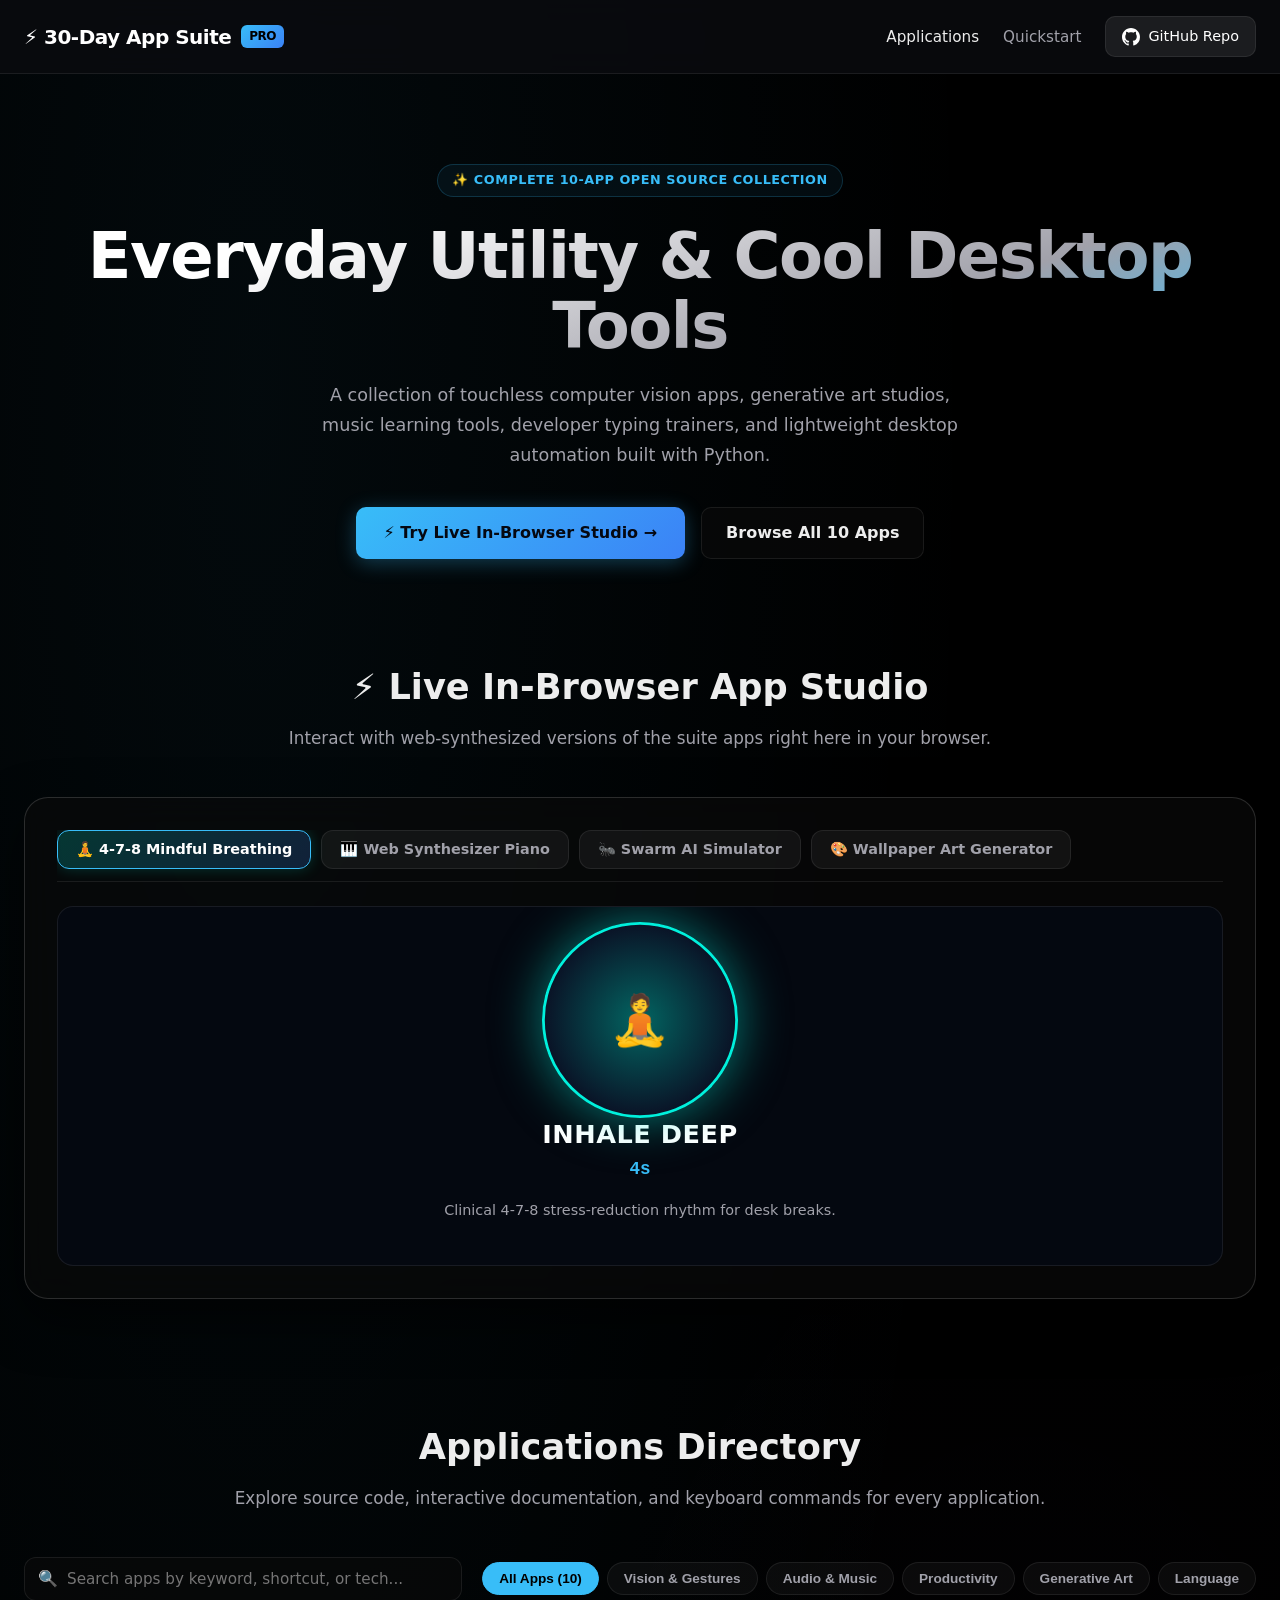
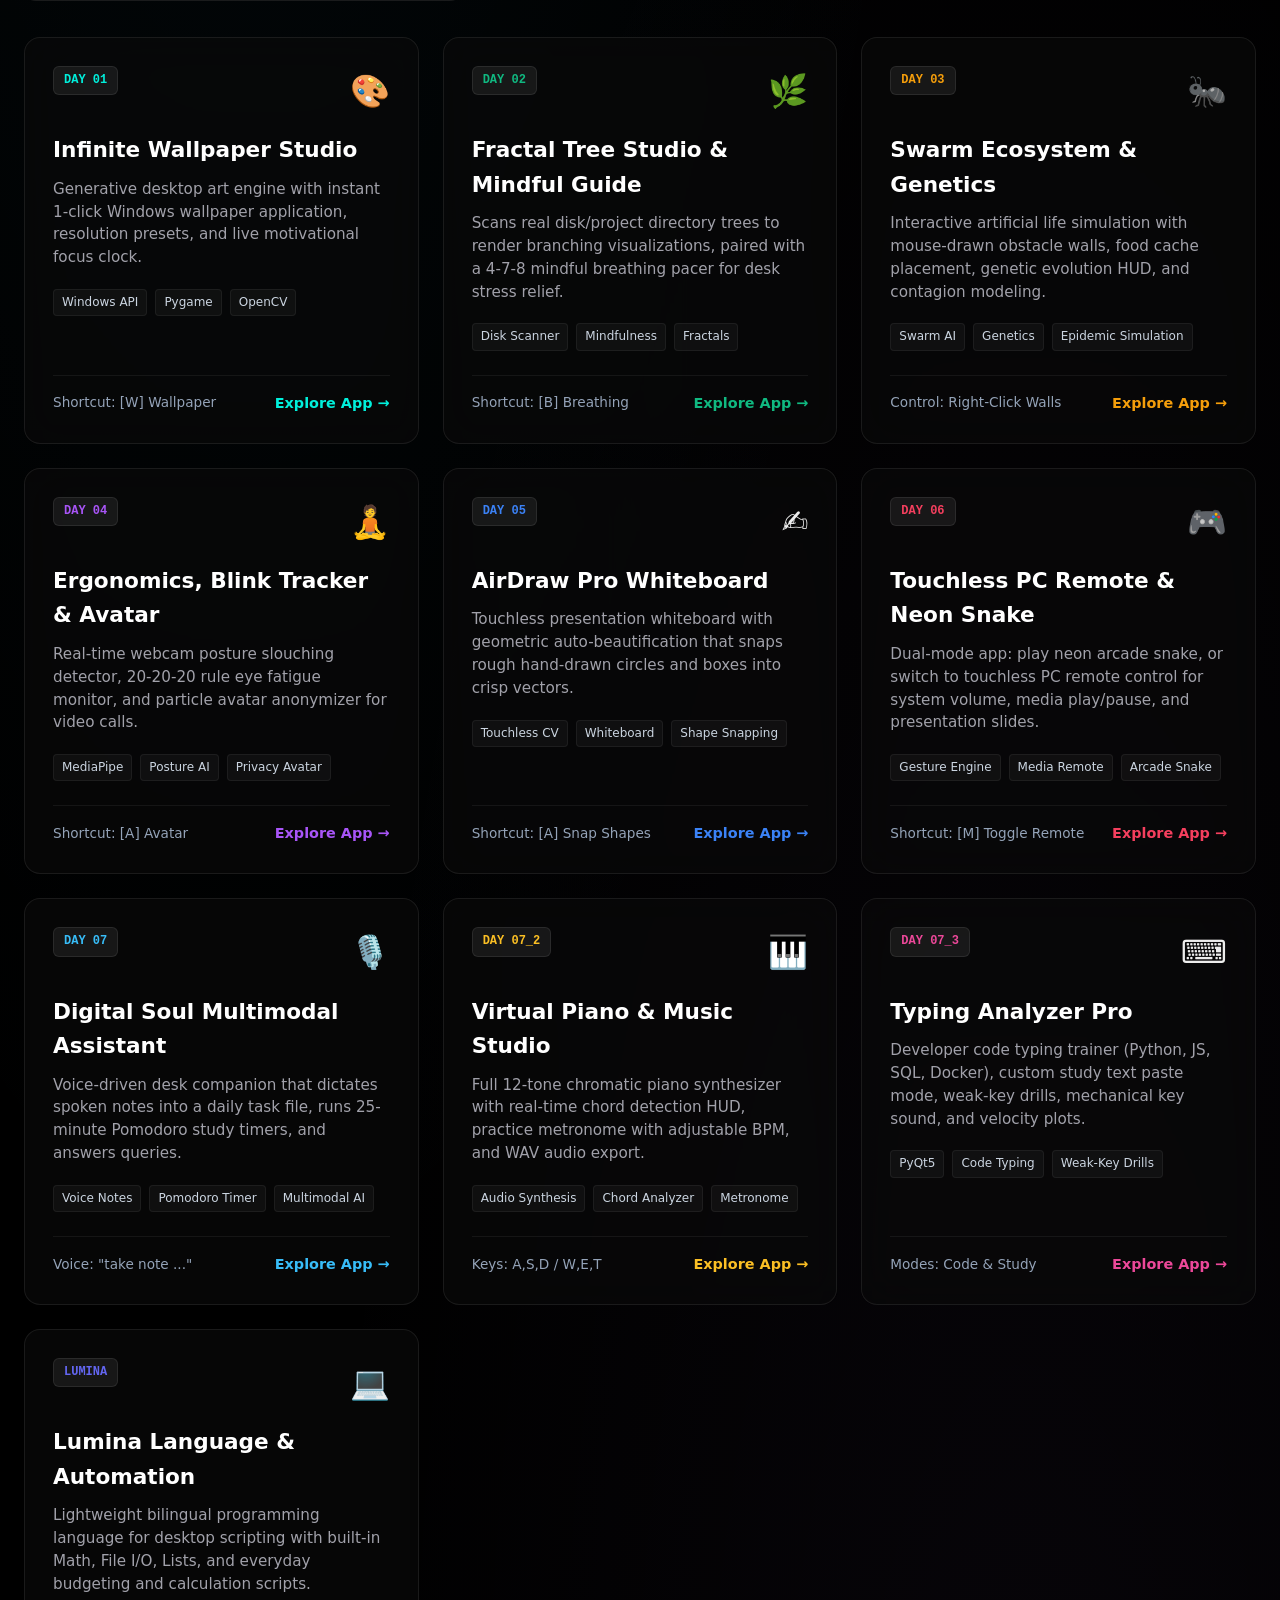
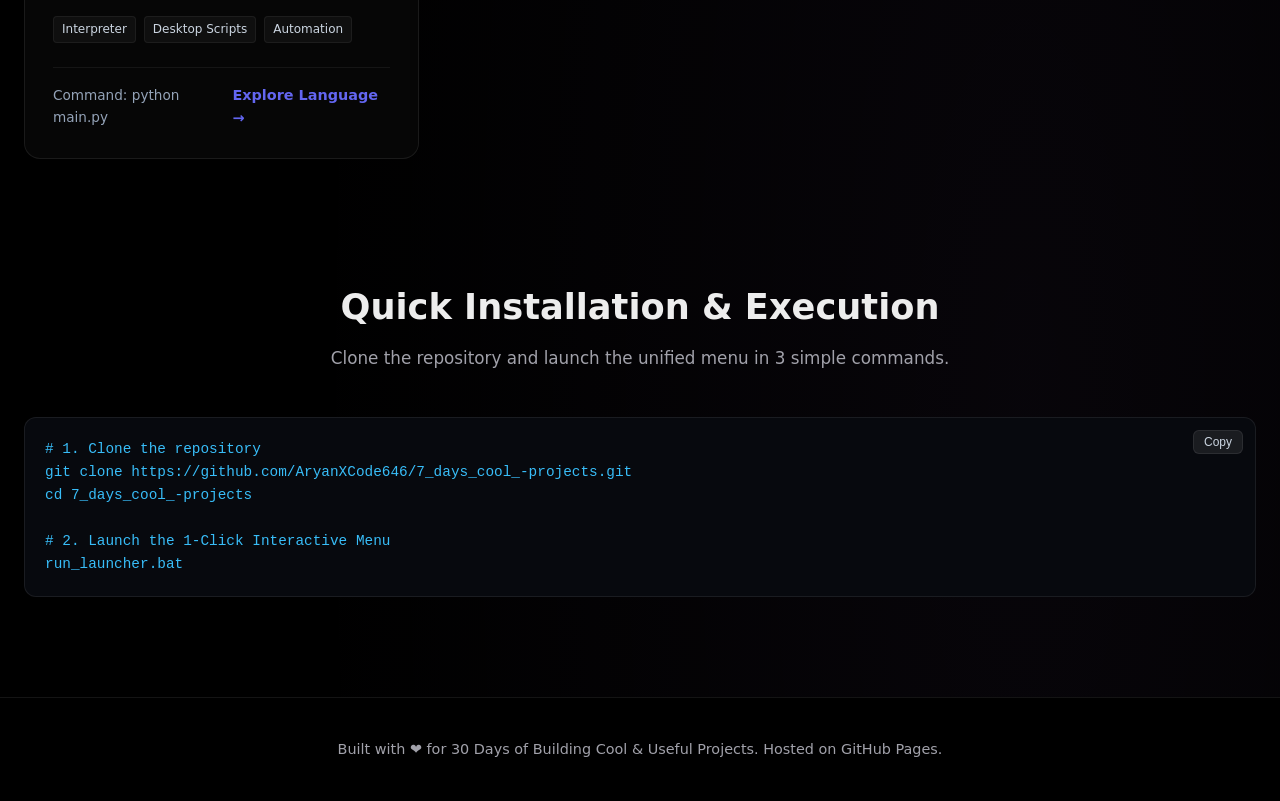
<file: index.html>
<!DOCTYPE html>
<html lang="en">
<head>
  <meta charset="UTF-8">
  <meta name="viewport" content="width=device-width, initial-scale=1.0">
  <!-- Comprehensive Web Security & Privacy Policies -->
  <meta http-equiv="Content-Security-Policy" content="default-src 'self'; script-src 'self' 'unsafe-inline'; style-src 'self' 'unsafe-inline' https://fonts.googleapis.com; font-src 'self' https://fonts.gstatic.com; img-src 'self' data:; connect-src 'none'; object-src 'none'; base-uri 'self'; form-action 'self'; frame-ancestors 'none';">
  <meta name="referrer" content="no-referrer">
  <meta http-equiv="Permissions-Policy" content="camera=(), microphone=(), geolocation=(), payment=(), usb=(), display-capture=(), interest-cohort=()">
  <meta http-equiv="X-Content-Type-Options" content="nosniff">
  <meta http-equiv="X-Frame-Options" content="DENY">
  <meta http-equiv="Cross-Origin-Opener-Policy" content="same-origin">
  
  <title>30 Days of Cool & Useful Python Projects | Suite Showcase</title>
  <link rel="stylesheet" href="assets/css/style.css">
  <link rel="preconnect" href="https://fonts.googleapis.com">
  <link rel="preconnect" href="https://fonts.gstatic.com" crossorigin>
  <link href="https://fonts.googleapis.com/css2?family=Inter:wght@400;500;600;700;800&family=JetBrains+Mono:wght@500;700&display=swap" rel="stylesheet">
</head>
<body>

  <!-- Navigation -->
  <header>
    <div class="nav-container">
      <a href="index.html" class="logo">
        <span>⚡ 30-Day App Suite</span>
        <span class="logo-badge">PRO</span>
      </a>
      <nav>
        <ul>
          <li><a href="#apps" class="active">Applications</a></li>
          <li><a href="#quickstart">Quickstart</a></li>
          <li>
            <a href="https://github.com/AryanXCode646/7_days_cool_-projects" target="_blank" class="github-btn">
              <svg width="18" height="18" viewBox="0 0 24 24" fill="currentColor"><path d="M12 0C5.37 0 0 5.37 0 12c0 5.31 3.435 9.795 8.205 11.385.6.105.825-.255.825-.57 0-.285-.015-1.23-.015-2.235-3.015.555-3.795-.735-4.035-1.41-.135-.345-.72-1.41-1.23-1.695-.42-.225-1.02-.78-.015-.795.945-.015 1.62.87 1.845 1.23 1.08 1.815 2.805 1.305 3.495.99.105-.78.42-1.305.765-1.605-2.67-.3-5.46-1.335-5.46-5.925 0-1.305.465-2.385 1.23-3.225-.12-.3-.54-1.53.12-3.18 0 0 1.005-.315 3.3 1.23.96-.27 1.98-.405 3-.405s2.04.135 3 .405c2.295-1.56 3.3-1.23 3.3-1.23.66 1.65.24 2.88.12 3.18.765.84 1.23 1.905 1.23 3.225 0 4.605-2.805 5.625-5.475 5.925.435.375.81 1.095.81 2.22 0 1.605-.015 2.895-.015 3.3 0 .315.225.69.825.57A12.02 12.02 0 0024 12c0-6.63-5.37-12-12-12z"/></svg>
              GitHub Repo
            </a>
          </li>
        </ul>
      </nav>
    </div>
  </header>

  <!-- Hero Section -->
  <section class="hero">
    <div class="badge-tag">✨ Complete 10-App Open Source Collection</div>
    <h1>Everyday Utility & Cool Desktop Tools</h1>
    <p>A collection of touchless computer vision apps, generative art studios, music learning tools, developer typing trainers, and lightweight desktop automation built with Python.</p>
    <div class="hero-actions">
      <a href="#studio" class="btn-primary">⚡ Try Live In-Browser Studio →</a>
      <a href="#apps" class="btn-secondary">Browse All 10 Apps</a>
    </div>
  </section>

  <!-- Interactive In-Browser Studio Hub -->
  <section class="studio-section" id="studio">
    <div class="section-header">
      <h2>⚡ Live In-Browser App Studio</h2>
      <p>Interact with web-synthesized versions of the suite apps right here in your browser.</p>
    </div>

    <div class="studio-card">
      <div class="studio-tabs">
        <button class="tab-btn active" data-tab="tab-breath" onclick="switchStudioTab('tab-breath')">🧘 4-7-8 Mindful Breathing</button>
        <button class="tab-btn" data-tab="tab-piano" onclick="switchStudioTab('tab-piano')">🎹 Web Synthesizer Piano</button>
        <button class="tab-btn" data-tab="tab-swarm" onclick="switchStudioTab('tab-swarm')">🐜 Swarm AI Simulator</button>
        <button class="tab-btn" data-tab="tab-art" onclick="switchStudioTab('tab-art')">🎨 Wallpaper Art Generator</button>
      </div>

      <!-- Tab: Breathing Pacer -->
      <div class="tab-panel active" id="tab-breath">
        <div class="breathing-box">
          <div class="breath-circle" id="studioBreathCircle">
            <span style="font-size: 2.2rem;">🧘</span>
          </div>
          <div class="breath-instruction" id="studioBreathText">INHALE DEEP</div>
          <div class="breath-timer" id="studioBreathTimer">4s</div>
          <p style="margin-top: 16px; color: var(--text-muted); font-size: 0.9rem;">Clinical 4-7-8 stress-reduction rhythm for desk breaks.</p>
        </div>
      </div>

      <!-- Tab: Piano -->
      <div class="tab-panel" id="tab-piano">
        <div style="text-align: center; margin-bottom: 12px; color: var(--text-muted); font-size: 0.9rem;">
          Press keyboard keys <strong>[A, S, D, F, G, H, J, K]</strong> or <strong>[W, E, T, Y, U]</strong> for sharps.
        </div>
        <canvas id="studioPianoCanvas" class="demo-canvas" style="height: 180px;"></canvas>
      </div>

      <!-- Tab: Swarm -->
      <div class="tab-panel" id="tab-swarm">
        <div style="text-align: center; margin-bottom: 12px; color: var(--text-muted); font-size: 0.9rem;">
          Click anywhere on the simulation canvas to spawn fresh food caches!
        </div>
        <canvas id="studioSwarmCanvas" class="demo-canvas" style="height: 300px;"></canvas>
      </div>

      <!-- Tab: Art Generator -->
      <div class="tab-panel" id="tab-art">
        <div style="display: flex; justify-content: space-between; align-items: center; margin-bottom: 12px;">
          <span style="color: var(--text-muted); font-size: 0.9rem;">Generative mathematical vector artwork.</span>
          <button class="btn-primary" onclick="generateStudioArt()" style="padding: 8px 16px; font-size: 0.85rem;">Generate New Art</button>
        </div>
        <canvas id="studioArtCanvas" class="demo-canvas" style="height: 320px;"></canvas>
      </div>
    </div>
  </section>

  <!-- Apps Grid with Search & Filters -->
  <section class="section-container" id="apps">
    <div class="section-header">
      <h2>Applications Directory</h2>
      <p>Explore source code, interactive documentation, and keyboard commands for every application.</p>
    </div>

    <!-- Live Controls: Search & Category Chips -->
    <div class="controls-bar">
      <div class="search-box">
        <span class="search-icon">🔍</span>
        <input type="text" class="search-input" placeholder="Search apps by keyword, shortcut, or tech..." oninput="searchApps(this.value)">
      </div>
      <div class="filter-tags">
        <button class="filter-btn active" onclick="filterApps('all', this)">All Apps (10)</button>
        <button class="filter-btn" onclick="filterApps('cv', this)">Vision & Gestures</button>
        <button class="filter-btn" onclick="filterApps('audio', this)">Audio & Music</button>
        <button class="filter-btn" onclick="filterApps('productivity', this)">Productivity</button>
        <button class="filter-btn" onclick="filterApps('art', this)">Generative Art</button>
        <button class="filter-btn" onclick="filterApps('language', this)">Language</button>
      </div>
    </div>

    <div class="apps-grid">

      <!-- Day 1 -->
      <div class="app-card" data-category="art productivity" style="--card-accent: #00f0dc;">
        <div>
          <div class="card-top">
            <span class="day-badge">DAY 01</span>
            <span class="app-icon">🎨</span>
          </div>
          <h3>Infinite Wallpaper Studio</h3>
          <p>Generative desktop art engine with instant 1-click Windows wallpaper application, resolution presets, and live motivational focus clock.</p>
          <div class="card-tags">
            <span class="tag">Windows API</span>
            <span class="tag">Pygame</span>
            <span class="tag">OpenCV</span>
          </div>
        </div>
        <div class="card-footer">
          <span style="font-size: 0.85rem; color: #94a3b8;">Shortcut: [W] Wallpaper</span>
          <a href="apps/day1.html" class="card-btn">Explore App →</a>
        </div>
      </div>

      <!-- Day 2 -->
      <div class="app-card" data-category="art productivity" style="--card-accent: #10b981;">
        <div>
          <div class="card-top">
            <span class="day-badge">DAY 02</span>
            <span class="app-icon">🌿</span>
          </div>
          <h3>Fractal Tree Studio & Mindful Guide</h3>
          <p>Scans real disk/project directory trees to render branching visualizations, paired with a 4-7-8 mindful breathing pacer for desk stress relief.</p>
          <div class="card-tags">
            <span class="tag">Disk Scanner</span>
            <span class="tag">Mindfulness</span>
            <span class="tag">Fractals</span>
          </div>
        </div>
        <div class="card-footer">
          <span style="font-size: 0.85rem; color: #94a3b8;">Shortcut: [B] Breathing</span>
          <a href="apps/day2.html" class="card-btn">Explore App →</a>
        </div>
      </div>

      <!-- Day 3 -->
      <div class="app-card" data-category="art" style="--card-accent: #f59e0b;">
        <div>
          <div class="card-top">
            <span class="day-badge">DAY 03</span>
            <span class="app-icon">🐜</span>
          </div>
          <h3>Swarm Ecosystem & Genetics</h3>
          <p>Interactive artificial life simulation with mouse-drawn obstacle walls, food cache placement, genetic evolution HUD, and contagion modeling.</p>
          <div class="card-tags">
            <span class="tag">Swarm AI</span>
            <span class="tag">Genetics</span>
            <span class="tag">Epidemic Simulation</span>
          </div>
        </div>
        <div class="card-footer">
          <span style="font-size: 0.85rem; color: #94a3b8;">Control: Right-Click Walls</span>
          <a href="apps/day3.html" class="card-btn">Explore App →</a>
        </div>
      </div>

      <!-- Day 4 -->
      <div class="app-card" data-category="cv productivity" style="--card-accent: #a855f7;">
        <div>
          <div class="card-top">
            <span class="day-badge">DAY 04</span>
            <span class="app-icon">🧘</span>
          </div>
          <h3>Ergonomics, Blink Tracker & Avatar</h3>
          <p>Real-time webcam posture slouching detector, 20-20-20 rule eye fatigue monitor, and particle avatar anonymizer for video calls.</p>
          <div class="card-tags">
            <span class="tag">MediaPipe</span>
            <span class="tag">Posture AI</span>
            <span class="tag">Privacy Avatar</span>
          </div>
        </div>
        <div class="card-footer">
          <span style="font-size: 0.85rem; color: #94a3b8;">Shortcut: [A] Avatar</span>
          <a href="apps/day4.html" class="card-btn">Explore App →</a>
        </div>
      </div>

      <!-- Day 5 -->
      <div class="app-card" data-category="cv productivity" style="--card-accent: #3b82f6;">
        <div>
          <div class="card-top">
            <span class="day-badge">DAY 05</span>
            <span class="app-icon">✍️</span>
          </div>
          <h3>AirDraw Pro Whiteboard</h3>
          <p>Touchless presentation whiteboard with geometric auto-beautification that snaps rough hand-drawn circles and boxes into crisp vectors.</p>
          <div class="card-tags">
            <span class="tag">Touchless CV</span>
            <span class="tag">Whiteboard</span>
            <span class="tag">Shape Snapping</span>
          </div>
        </div>
        <div class="card-footer">
          <span style="font-size: 0.85rem; color: #94a3b8;">Shortcut: [A] Snap Shapes</span>
          <a href="apps/day5.html" class="card-btn">Explore App →</a>
        </div>
      </div>

      <!-- Day 6 -->
      <div class="app-card" data-category="cv audio" style="--card-accent: #f43f5e;">
        <div>
          <div class="card-top">
            <span class="day-badge">DAY 06</span>
            <span class="app-icon">🎮</span>
          </div>
          <h3>Touchless PC Remote & Neon Snake</h3>
          <p>Dual-mode app: play neon arcade snake, or switch to touchless PC remote control for system volume, media play/pause, and presentation slides.</p>
          <div class="card-tags">
            <span class="tag">Gesture Engine</span>
            <span class="tag">Media Remote</span>
            <span class="tag">Arcade Snake</span>
          </div>
        </div>
        <div class="card-footer">
          <span style="font-size: 0.85rem; color: #94a3b8;">Shortcut: [M] Toggle Remote</span>
          <a href="apps/day6.html" class="card-btn">Explore App →</a>
        </div>
      </div>

      <!-- Day 7 -->
      <div class="app-card" data-category="audio cv productivity" style="--card-accent: #38bdf8;">
        <div>
          <div class="card-top">
            <span class="day-badge">DAY 07</span>
            <span class="app-icon">🎙️</span>
          </div>
          <h3>Digital Soul Multimodal Assistant</h3>
          <p>Voice-driven desk companion that dictates spoken notes into a daily task file, runs 25-minute Pomodoro study timers, and answers queries.</p>
          <div class="card-tags">
            <span class="tag">Voice Notes</span>
            <span class="tag">Pomodoro Timer</span>
            <span class="tag">Multimodal AI</span>
          </div>
        </div>
        <div class="card-footer">
          <span style="font-size: 0.85rem; color: #94a3b8;">Voice: "take note ..."</span>
          <a href="apps/day7.html" class="card-btn">Explore App →</a>
        </div>
      </div>

      <!-- Day 7_2 -->
      <div class="app-card" data-category="audio" style="--card-accent: #fbbf24;">
        <div>
          <div class="card-top">
            <span class="day-badge">DAY 07_2</span>
            <span class="app-icon">🎹</span>
          </div>
          <h3>Virtual Piano & Music Studio</h3>
          <p>Full 12-tone chromatic piano synthesizer with real-time chord detection HUD, practice metronome with adjustable BPM, and WAV audio export.</p>
          <div class="card-tags">
            <span class="tag">Audio Synthesis</span>
            <span class="tag">Chord Analyzer</span>
            <span class="tag">Metronome</span>
          </div>
        </div>
        <div class="card-footer">
          <span style="font-size: 0.85rem; color: #94a3b8;">Keys: A,S,D / W,E,T</span>
          <a href="apps/day7_2.html" class="card-btn">Explore App →</a>
        </div>
      </div>

      <!-- Day 7_3 -->
      <div class="app-card" data-category="productivity" style="--card-accent: #ec4899;">
        <div>
          <div class="card-top">
            <span class="day-badge">DAY 07_3</span>
            <span class="app-icon">⌨️</span>
          </div>
          <h3>Typing Analyzer Pro</h3>
          <p>Developer code typing trainer (Python, JS, SQL, Docker), custom study text paste mode, weak-key drills, mechanical key sound, and velocity plots.</p>
          <div class="card-tags">
            <span class="tag">PyQt5</span>
            <span class="tag">Code Typing</span>
            <span class="tag">Weak-Key Drills</span>
          </div>
        </div>
        <div class="card-footer">
          <span style="font-size: 0.85rem; color: #94a3b8;">Modes: Code & Study</span>
          <a href="apps/day7_3.html" class="card-btn">Explore App →</a>
        </div>
      </div>

      <!-- Root Lumina -->
      <div class="app-card" data-category="language productivity" style="--card-accent: #6366f1;">
        <div>
          <div class="card-top">
            <span class="day-badge">LUMINA</span>
            <span class="app-icon">💻</span>
          </div>
          <h3>Lumina Language & Automation</h3>
          <p>Lightweight bilingual programming language for desktop scripting with built-in Math, File I/O, Lists, and everyday budgeting and calculation scripts.</p>
          <div class="card-tags">
            <span class="tag">Interpreter</span>
            <span class="tag">Desktop Scripts</span>
            <span class="tag">Automation</span>
          </div>
        </div>
        <div class="card-footer">
          <span style="font-size: 0.85rem; color: #94a3b8;">Command: python main.py</span>
          <a href="apps/lumina.html" class="card-btn">Explore Language →</a>
        </div>
      </div>

    </div>
  </section>

  <!-- Quickstart Section -->
  <section class="section-container" id="quickstart">
    <div class="section-header">
      <h2>Quick Installation & Execution</h2>
      <p>Clone the repository and launch the unified menu in 3 simple commands.</p>
    </div>

    <div class="code-block">
      <button class="copy-btn" onclick="copyToClipboard('git clone https://github.com/AryanXCode646/7_days_cool_-projects.git\ncd 7_days_cool_-projects\nrun_launcher.bat', this)">Copy</button>
      <pre># 1. Clone the repository
git clone https://github.com/AryanXCode646/7_days_cool_-projects.git
cd 7_days_cool_-projects

# 2. Launch the 1-Click Interactive Menu
run_launcher.bat</pre>
    </div>
  </section>

  <!-- Footer -->
  <footer>
    <p>Built with ❤️ for 30 Days of Building Cool & Useful Projects. Hosted on GitHub Pages.</p>
  </footer>

  <script src="assets/js/main.js"></script>
</body>
</html>
</file>
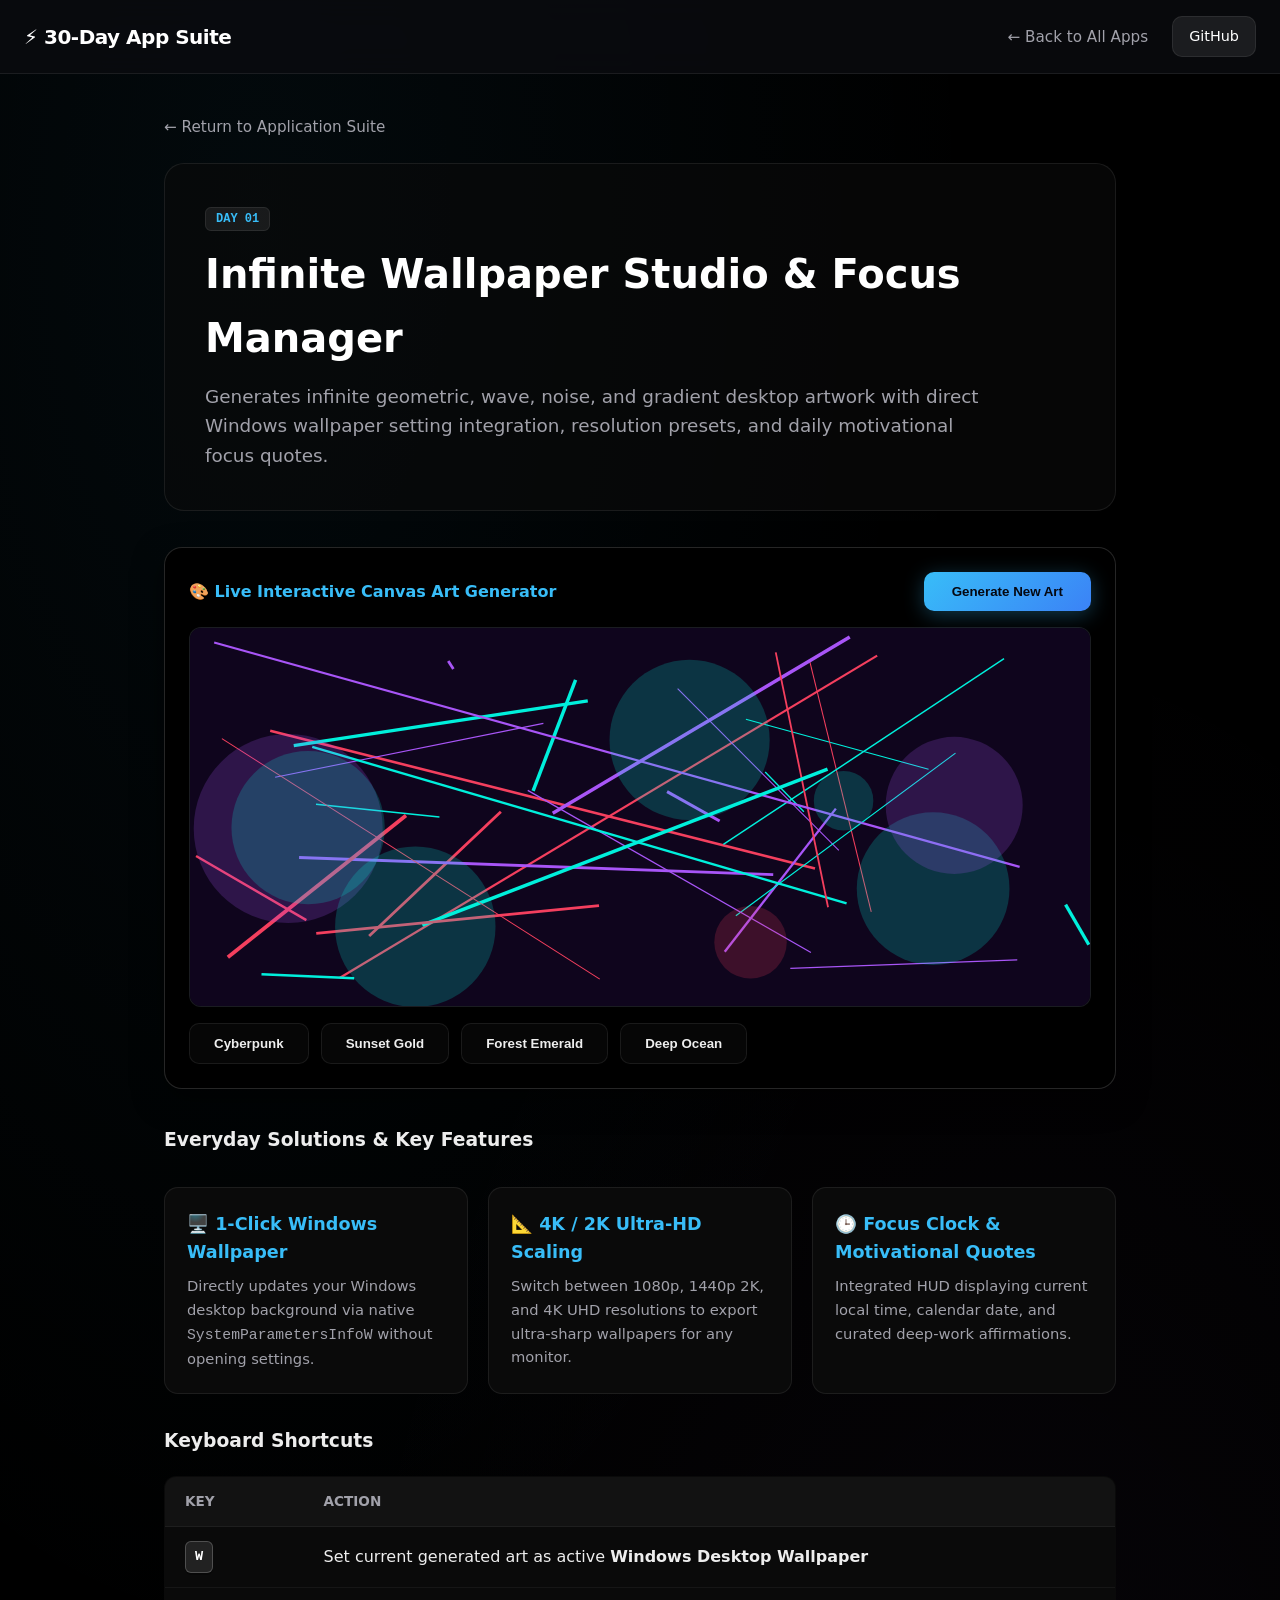
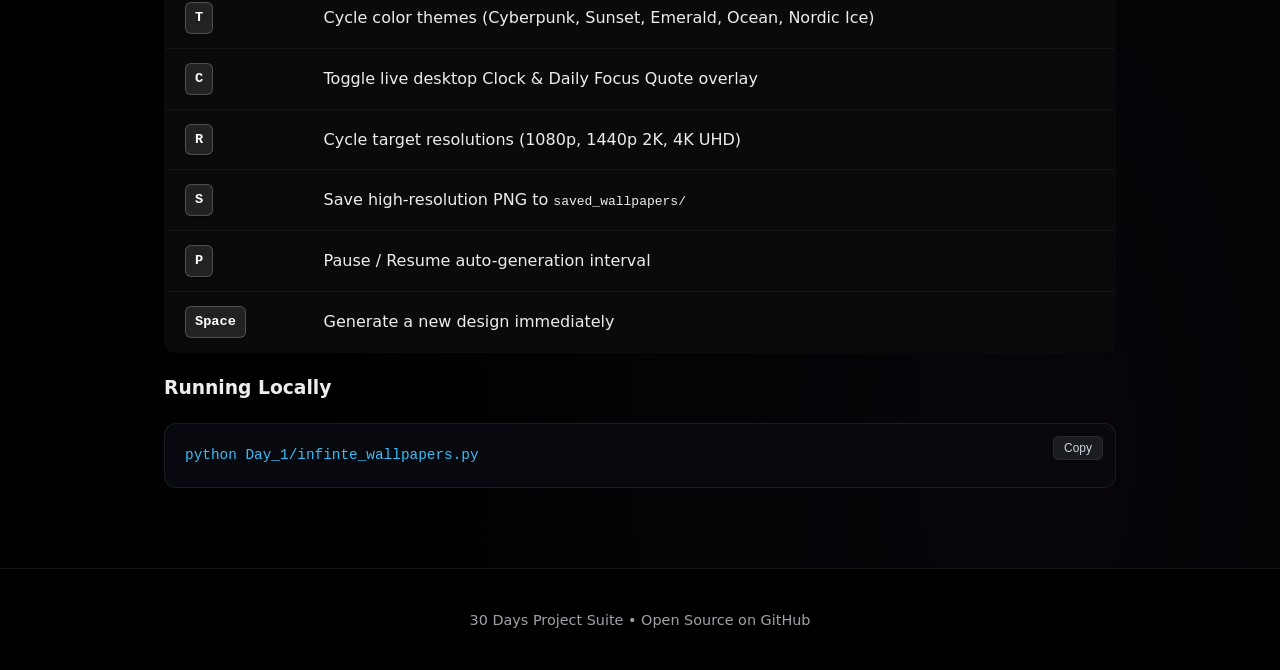
<file: apps/day1.html>
<!DOCTYPE html>
<html lang="en">
<head>
  <meta charset="UTF-8">
  <meta name="viewport" content="width=device-width, initial-scale=1.0">
  <!-- Comprehensive Web Security & Privacy Policies -->
  <meta http-equiv="Content-Security-Policy" content="default-src 'self'; script-src 'self' 'unsafe-inline'; style-src 'self' 'unsafe-inline' https://fonts.googleapis.com; font-src 'self' https://fonts.gstatic.com; img-src 'self' data:; connect-src 'none'; object-src 'none'; base-uri 'self'; form-action 'self'; frame-ancestors 'none';">
  <meta name="referrer" content="no-referrer">
  <meta http-equiv="Permissions-Policy" content="camera=(), microphone=(), geolocation=(), payment=(), usb=(), display-capture=(), interest-cohort=()">
  <meta http-equiv="X-Content-Type-Options" content="nosniff">
  <meta http-equiv="X-Frame-Options" content="DENY">
  <meta http-equiv="Cross-Origin-Opener-Policy" content="same-origin">
  
  <title>Day 1: Infinite Wallpaper Studio | Project Showcase</title>
  <link rel="stylesheet" href="../assets/css/style.css">
  <link href="https://fonts.googleapis.com/css2?family=Inter:wght@400;600;700;800&family=JetBrains+Mono:wght@500;700&display=swap" rel="stylesheet">
</head>
<body>

  <header>
    <div class="nav-container">
      <a href="../index.html" class="logo">
        <span>⚡ 30-Day App Suite</span>
      </a>
      <nav>
        <ul>
          <li><a href="../index.html">← Back to All Apps</a></li>
          <li><a href="https://github.com/AryanXCode646/7_days_cool_-projects" target="_blank" class="github-btn">GitHub</a></li>
        </ul>
      </nav>
    </div>
  </header>

  <main class="detail-container">
    <a href="../index.html" class="back-link">← Return to Application Suite</a>

    <div class="detail-header">
      <span class="day-badge">DAY 01</span>
      <h1>Infinite Wallpaper Studio & Focus Manager</h1>
      <p>Generates infinite geometric, wave, noise, and gradient desktop artwork with direct Windows wallpaper setting integration, resolution presets, and daily motivational focus quotes.</p>
    </div>

    <!-- Live Interactive Wallpaper Generator -->
    <div class="demo-container">
      <div class="demo-header">
        <span class="demo-title">🎨 Live Interactive Canvas Art Generator</span>
        <button class="btn-primary" onclick="generateWebArt()">Generate New Art</button>
      </div>
      <canvas id="wallpaperCanvas" class="demo-canvas"></canvas>
      <div class="demo-controls">
        <button class="btn-secondary" onclick="setPalette('cyberpunk')">Cyberpunk</button>
        <button class="btn-secondary" onclick="setPalette('sunset')">Sunset Gold</button>
        <button class="btn-secondary" onclick="setPalette('emerald')">Forest Emerald</button>
        <button class="btn-secondary" onclick="setPalette('ocean')">Deep Ocean</button>
      </div>
    </div>

    <h3>Everyday Solutions & Key Features</h3>
    <div class="feature-grid">
      <div class="feature-box">
        <h4>🖥️ 1-Click Windows Wallpaper</h4>
        <p>Directly updates your Windows desktop background via native <code>SystemParametersInfoW</code> without opening settings.</p>
      </div>
      <div class="feature-box">
        <h4>📐 4K / 2K Ultra-HD Scaling</h4>
        <p>Switch between 1080p, 1440p 2K, and 4K UHD resolutions to export ultra-sharp wallpapers for any monitor.</p>
      </div>
      <div class="feature-box">
        <h4>🕒 Focus Clock & Motivational Quotes</h4>
        <p>Integrated HUD displaying current local time, calendar date, and curated deep-work affirmations.</p>
      </div>
    </div>

    <h3>Keyboard Shortcuts</h3>
    <table class="shortcut-table">
      <thead>
        <tr><th>Key</th><th>Action</th></tr>
      </thead>
      <tbody>
        <tr><td><span class="key-kbd">W</span></td><td>Set current generated art as active <strong>Windows Desktop Wallpaper</strong></td></tr>
        <tr><td><span class="key-kbd">T</span></td><td>Cycle color themes (Cyberpunk, Sunset, Emerald, Ocean, Nordic Ice)</td></tr>
        <tr><td><span class="key-kbd">C</span></td><td>Toggle live desktop Clock & Daily Focus Quote overlay</td></tr>
        <tr><td><span class="key-kbd">R</span></td><td>Cycle target resolutions (1080p, 1440p 2K, 4K UHD)</td></tr>
        <tr><td><span class="key-kbd">S</span></td><td>Save high-resolution PNG to <code>saved_wallpapers/</code></td></tr>
        <tr><td><span class="key-kbd">P</span></td><td>Pause / Resume auto-generation interval</td></tr>
        <tr><td><span class="key-kbd">Space</span></td><td>Generate a new design immediately</td></tr>
      </tbody>
    </table>

    <h3>Running Locally</h3>
    <div class="code-block">
      <button class="copy-btn" onclick="copyToClipboard('python Day_1/infinte_wallpapers.py', this)">Copy</button>
      <pre>python Day_1/infinte_wallpapers.py</pre>
    </div>
  </main>

  <footer>
    <p>30 Days Project Suite • Open Source on GitHub</p>
  </footer>

  <script src="../assets/js/main.js"></script>
  <script>
    let currentPalette = 'cyberpunk';
    const palettes = {
      cyberpunk: ['#0f051d', '#00f0dc', '#f43f5e', '#a855f7'],
      sunset: ['#1c0c05', '#f59e0b', '#ef4444', '#ffd700'],
      emerald: ['#03170e', '#10b981', '#34d399', '#059669'],
      ocean: ['#05131f', '#0ea5e9', '#38bdf8', '#0284c7']
    };

    function setPalette(name) {
      currentPalette = name;
      generateWebArt();
    }

    function generateWebArt() {
      const canvas = document.getElementById('wallpaperCanvas');
      if (!canvas) return;
      const ctx = canvas.getContext('2d');
      canvas.width = canvas.clientWidth;
      canvas.height = canvas.clientHeight;
      const colors = palettes[currentPalette];

      ctx.fillStyle = colors[0];
      ctx.fillRect(0, 0, canvas.width, canvas.height);

      for (let i = 0; i < 30; i++) {
        ctx.strokeStyle = colors[1 + Math.floor(Math.random() * (colors.length - 1))];
        ctx.lineWidth = 1 + Math.random() * 3;
        ctx.beginPath();
        ctx.moveTo(Math.random() * canvas.width, Math.random() * canvas.height);
        ctx.lineTo(Math.random() * canvas.width, Math.random() * canvas.height);
        ctx.stroke();
      }

      for (let i = 0; i < 8; i++) {
        ctx.fillStyle = colors[1 + Math.floor(Math.random() * (colors.length - 1))] + '33';
        ctx.beginPath();
        ctx.arc(Math.random() * canvas.width, Math.random() * canvas.height, 20 + Math.random() * 80, 0, Math.PI * 2);
        ctx.fill();
      }
    }

    window.onload = generateWebArt;
  </script>
</body>
</html>
</file>
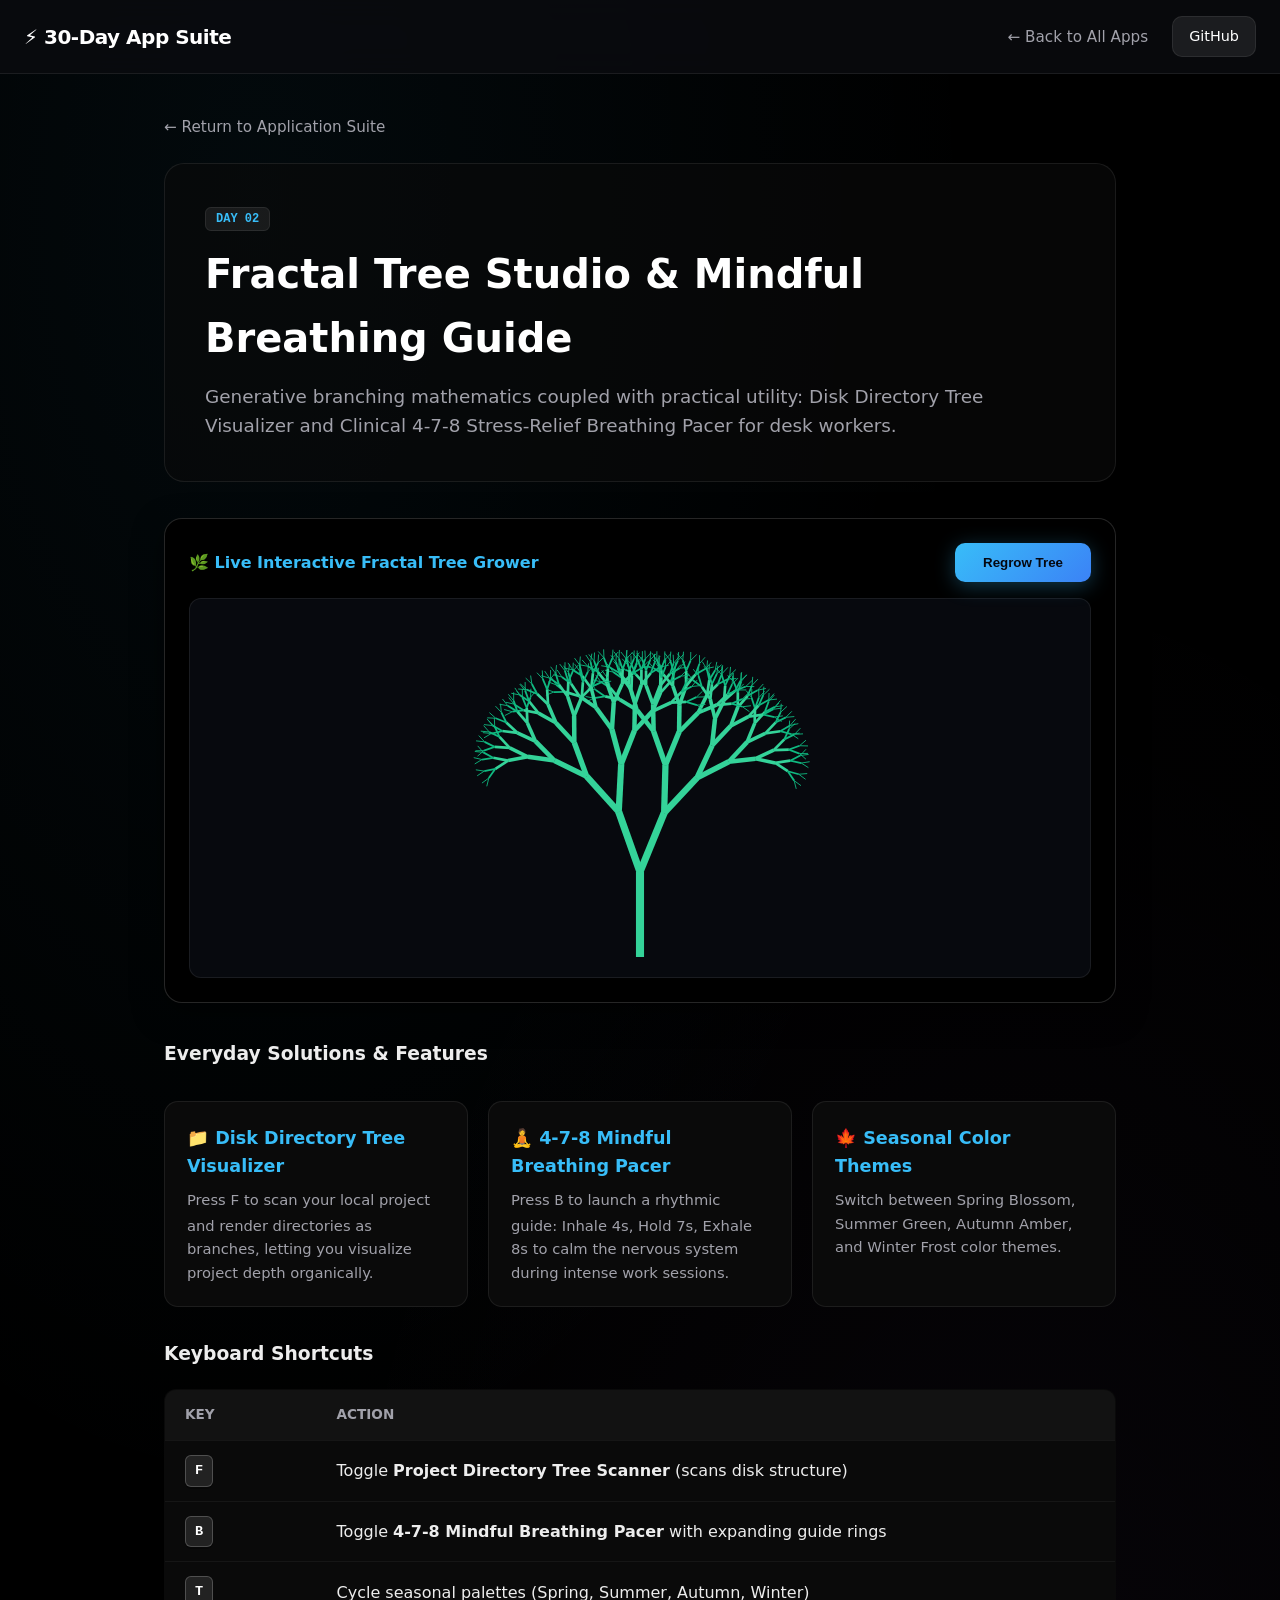
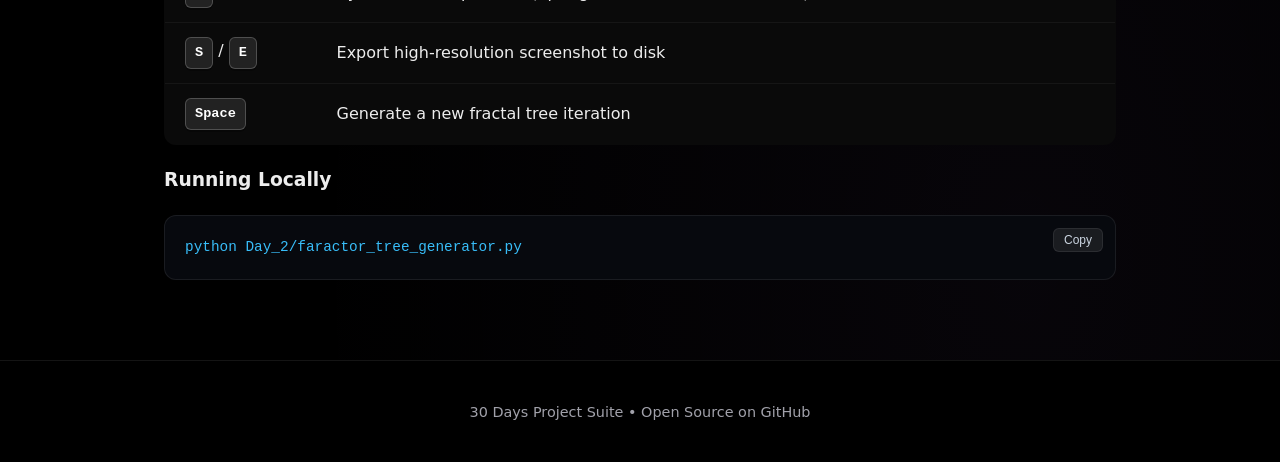
<file: apps/day2.html>
<!DOCTYPE html>
<html lang="en">
<head>
  <meta charset="UTF-8">
  <meta name="viewport" content="width=device-width, initial-scale=1.0">
  <!-- Comprehensive Web Security & Privacy Policies -->
  <meta http-equiv="Content-Security-Policy" content="default-src 'self'; script-src 'self' 'unsafe-inline'; style-src 'self' 'unsafe-inline' https://fonts.googleapis.com; font-src 'self' https://fonts.gstatic.com; img-src 'self' data:; connect-src 'none'; object-src 'none'; base-uri 'self'; form-action 'self'; frame-ancestors 'none';">
  <meta name="referrer" content="no-referrer">
  <meta http-equiv="Permissions-Policy" content="camera=(), microphone=(), geolocation=(), payment=(), usb=(), display-capture=(), interest-cohort=()">
  <meta http-equiv="X-Content-Type-Options" content="nosniff">
  <meta http-equiv="X-Frame-Options" content="DENY">
  <meta http-equiv="Cross-Origin-Opener-Policy" content="same-origin">
  
  <title>Day 2: Fractal Tree Studio & Mindful Guide | Project Showcase</title>
  <link rel="stylesheet" href="../assets/css/style.css">
  <link href="https://fonts.googleapis.com/css2?family=Inter:wght@400;600;700;800&family=JetBrains+Mono:wght@500;700&display=swap" rel="stylesheet">
</head>
<body>

  <header>
    <div class="nav-container">
      <a href="../index.html" class="logo"><span>⚡ 30-Day App Suite</span></a>
      <nav>
        <ul>
          <li><a href="../index.html">← Back to All Apps</a></li>
          <li><a href="https://github.com/AryanXCode646/7_days_cool_-projects" target="_blank" class="github-btn">GitHub</a></li>
        </ul>
      </nav>
    </div>
  </header>

  <main class="detail-container">
    <a href="../index.html" class="back-link">← Return to Application Suite</a>

    <div class="detail-header">
      <span class="day-badge">DAY 02</span>
      <h1>Fractal Tree Studio & Mindful Breathing Guide</h1>
      <p>Generative branching mathematics coupled with practical utility: Disk Directory Tree Visualizer and Clinical 4-7-8 Stress-Relief Breathing Pacer for desk workers.</p>
    </div>

    <!-- Live Interactive Tree Generator & Breathing Demo -->
    <div class="demo-container">
      <div class="demo-header">
        <span class="demo-title">🌿 Live Interactive Fractal Tree Grower</span>
        <button class="btn-primary" onclick="growTree()">Regrow Tree</button>
      </div>
      <canvas id="treeCanvas" class="demo-canvas"></canvas>
    </div>

    <h3>Everyday Solutions & Features</h3>
    <div class="feature-grid">
      <div class="feature-box">
        <h4>📁 Disk Directory Tree Visualizer</h4>
        <p>Press <code>F</code> to scan your local project and render directories as branches, letting you visualize project depth organically.</p>
      </div>
      <div class="feature-box">
        <h4>🧘 4-7-8 Mindful Breathing Pacer</h4>
        <p>Press <code>B</code> to launch a rhythmic guide: Inhale 4s, Hold 7s, Exhale 8s to calm the nervous system during intense work sessions.</p>
      </div>
      <div class="feature-box">
        <h4>🍁 Seasonal Color Themes</h4>
        <p>Switch between Spring Blossom, Summer Green, Autumn Amber, and Winter Frost color themes.</p>
      </div>
    </div>

    <h3>Keyboard Shortcuts</h3>
    <table class="shortcut-table">
      <thead>
        <tr><th>Key</th><th>Action</th></tr>
      </thead>
      <tbody>
        <tr><td><span class="key-kbd">F</span></td><td>Toggle <strong>Project Directory Tree Scanner</strong> (scans disk structure)</td></tr>
        <tr><td><span class="key-kbd">B</span></td><td>Toggle <strong>4-7-8 Mindful Breathing Pacer</strong> with expanding guide rings</td></tr>
        <tr><td><span class="key-kbd">T</span></td><td>Cycle seasonal palettes (Spring, Summer, Autumn, Winter)</td></tr>
        <tr><td><span class="key-kbd">S</span> / <span class="key-kbd">E</span></td><td>Export high-resolution screenshot to disk</td></tr>
        <tr><td><span class="key-kbd">Space</span></td><td>Generate a new fractal tree iteration</td></tr>
      </tbody>
    </table>

    <h3>Running Locally</h3>
    <div class="code-block">
      <button class="copy-btn" onclick="copyToClipboard('python Day_2/faractor_tree_generator.py', this)">Copy</button>
      <pre>python Day_2/faractor_tree_generator.py</pre>
    </div>
  </main>

  <footer>
    <p>30 Days Project Suite • Open Source on GitHub</p>
  </footer>

  <script src="../assets/js/main.js"></script>
  <script>
    function growTree() {
      const canvas = document.getElementById('treeCanvas');
      if (!canvas) return;
      const ctx = canvas.getContext('2d');
      canvas.width = canvas.clientWidth;
      canvas.height = canvas.clientHeight;
      ctx.clearRect(0, 0, canvas.width, canvas.height);

      function drawBranch(startX, startY, len, angle, depth) {
        if (depth === 0) return;
        const endX = startX + len * Math.sin(angle);
        const endY = startY - len * Math.cos(angle);

        ctx.strokeStyle = depth > 2 ? '#34d399' : '#10b981';
        ctx.lineWidth = depth * 0.9;
        ctx.beginPath();
        ctx.moveTo(startX, startY);
        ctx.lineTo(endX, endY);
        ctx.stroke();

        drawBranch(endX, endY, len * 0.75, angle + 0.35 + (Math.random() - 0.5) * 0.1, depth - 1);
        drawBranch(endX, endY, len * 0.75, angle - 0.35 + (Math.random() - 0.5) * 0.1, depth - 1);
      }

      drawBranch(canvas.width / 2, canvas.height - 20, 85, 0, 9);
    }
    window.onload = growTree;
  </script>
</body>
</html>
</file>
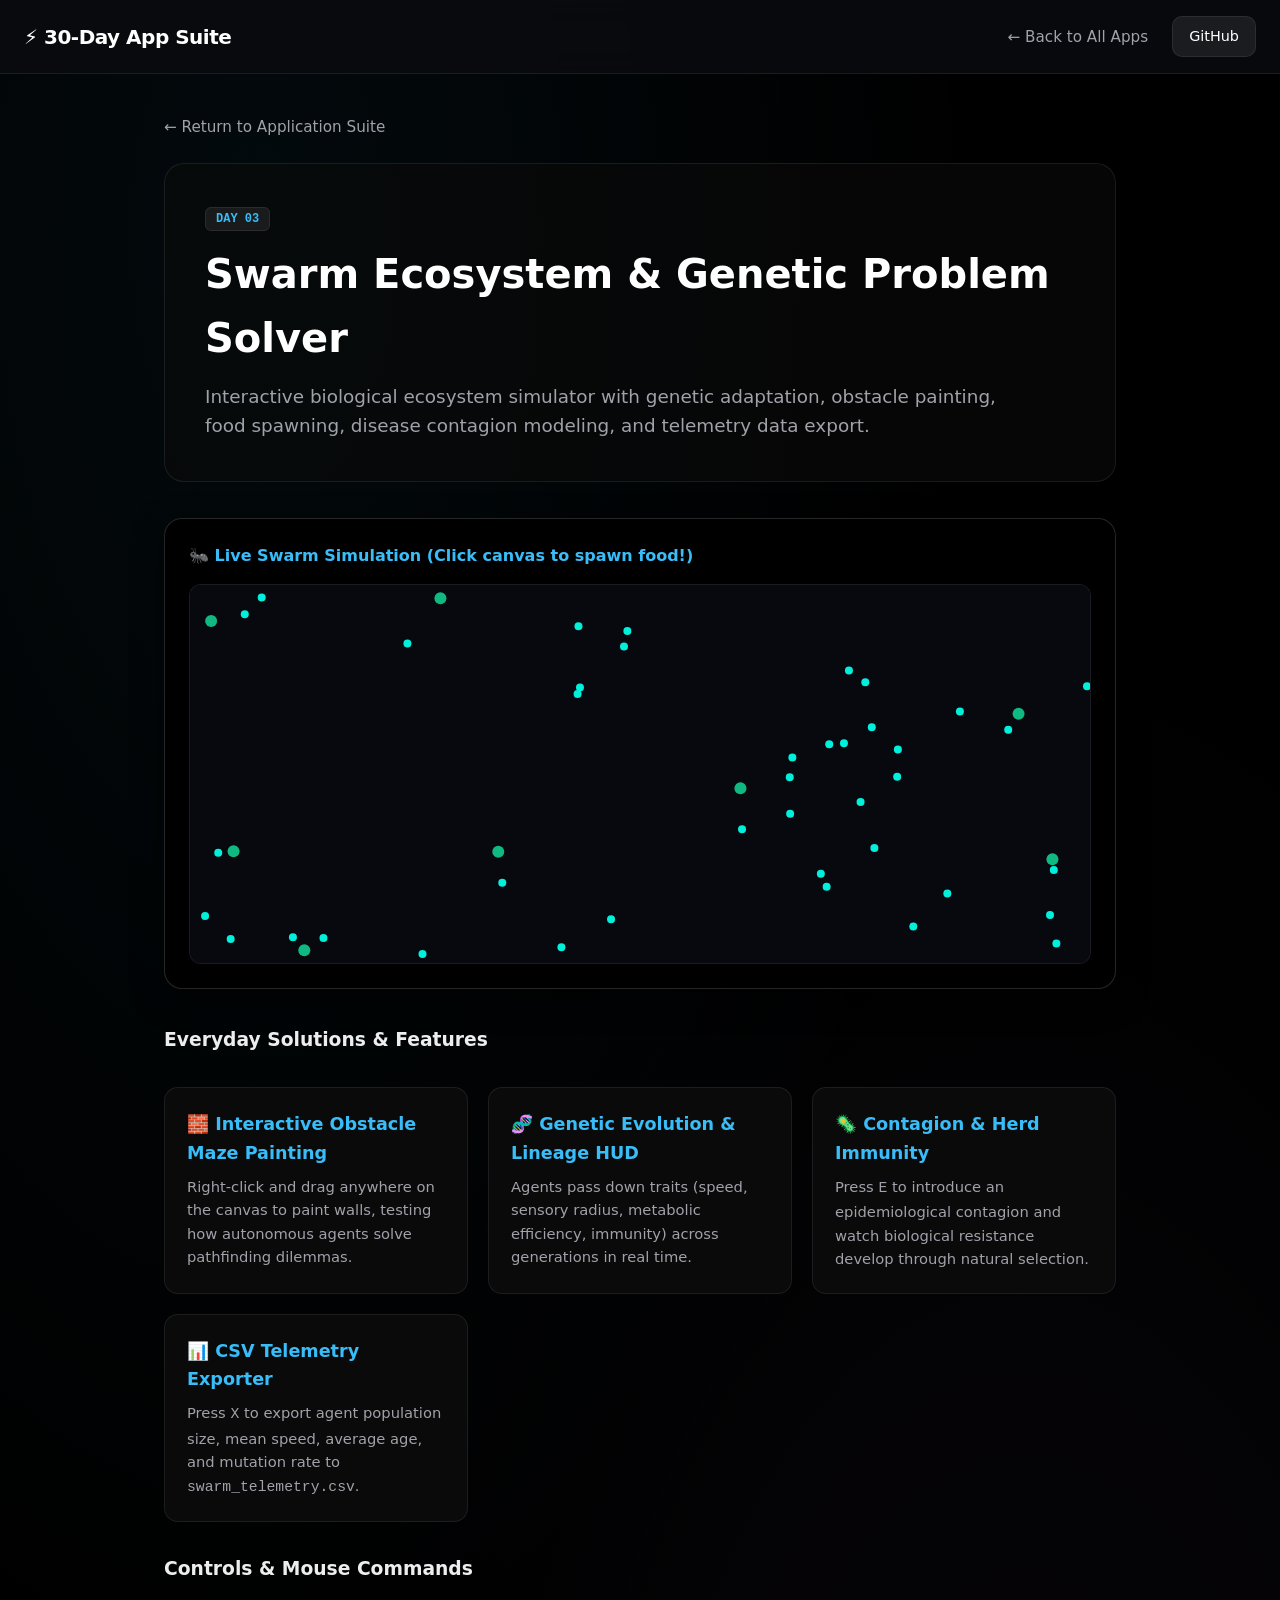
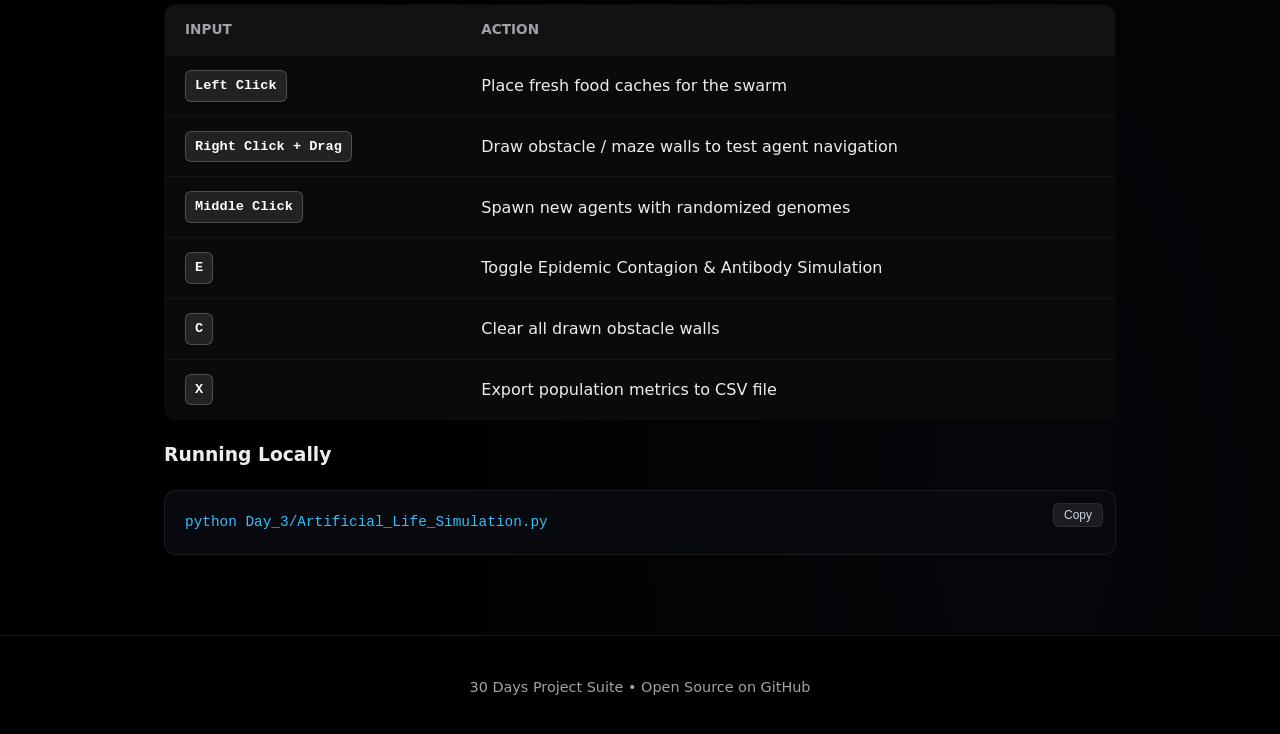
<file: apps/day3.html>
<!DOCTYPE html>
<html lang="en">
<head>
  <meta charset="UTF-8">
  <meta name="viewport" content="width=device-width, initial-scale=1.0">
  <!-- Comprehensive Web Security & Privacy Policies -->
  <meta http-equiv="Content-Security-Policy" content="default-src 'self'; script-src 'self' 'unsafe-inline'; style-src 'self' 'unsafe-inline' https://fonts.googleapis.com; font-src 'self' https://fonts.gstatic.com; img-src 'self' data:; connect-src 'none'; object-src 'none'; base-uri 'self'; form-action 'self'; frame-ancestors 'none';">
  <meta name="referrer" content="no-referrer">
  <meta http-equiv="Permissions-Policy" content="camera=(), microphone=(), geolocation=(), payment=(), usb=(), display-capture=(), interest-cohort=()">
  <meta http-equiv="X-Content-Type-Options" content="nosniff">
  <meta http-equiv="X-Frame-Options" content="DENY">
  <meta http-equiv="Cross-Origin-Opener-Policy" content="same-origin">
  
  <title>Day 3: Swarm Ecosystem & Genetic Simulation | Project Showcase</title>
  <link rel="stylesheet" href="../assets/css/style.css">
  <link href="https://fonts.googleapis.com/css2?family=Inter:wght@400;600;700;800&family=JetBrains+Mono:wght@500;700&display=swap" rel="stylesheet">
</head>
<body>

  <header>
    <div class="nav-container">
      <a href="../index.html" class="logo"><span>⚡ 30-Day App Suite</span></a>
      <nav>
        <ul>
          <li><a href="../index.html">← Back to All Apps</a></li>
          <li><a href="https://github.com/AryanXCode646/7_days_cool_-projects" target="_blank" class="github-btn">GitHub</a></li>
        </ul>
      </nav>
    </div>
  </header>

  <main class="detail-container">
    <a href="../index.html" class="back-link">← Return to Application Suite</a>

    <div class="detail-header">
      <span class="day-badge">DAY 03</span>
      <h1>Swarm Ecosystem & Genetic Problem Solver</h1>
      <p>Interactive biological ecosystem simulator with genetic adaptation, obstacle painting, food spawning, disease contagion modeling, and telemetry data export.</p>
    </div>

    <!-- Live Interactive Swarm Demo -->
    <div class="demo-container">
      <div class="demo-header">
        <span class="demo-title">🐜 Live Swarm Simulation (Click canvas to spawn food!)</span>
      </div>
      <canvas id="swarmCanvas" class="demo-canvas"></canvas>
    </div>

    <h3>Everyday Solutions & Features</h3>
    <div class="feature-grid">
      <div class="feature-box">
        <h4>🧱 Interactive Obstacle Maze Painting</h4>
        <p>Right-click and drag anywhere on the canvas to paint walls, testing how autonomous agents solve pathfinding dilemmas.</p>
      </div>
      <div class="feature-box">
        <h4>🧬 Genetic Evolution & Lineage HUD</h4>
        <p>Agents pass down traits (speed, sensory radius, metabolic efficiency, immunity) across generations in real time.</p>
      </div>
      <div class="feature-box">
        <h4>🦠 Contagion & Herd Immunity</h4>
        <p>Press <code>E</code> to introduce an epidemiological contagion and watch biological resistance develop through natural selection.</p>
      </div>
      <div class="feature-box">
        <h4>📊 CSV Telemetry Exporter</h4>
        <p>Press <code>X</code> to export agent population size, mean speed, average age, and mutation rate to <code>swarm_telemetry.csv</code>.</p>
      </div>
    </div>

    <h3>Controls & Mouse Commands</h3>
    <table class="shortcut-table">
      <thead>
        <tr><th>Input</th><th>Action</th></tr>
      </thead>
      <tbody>
        <tr><td><span class="key-kbd">Left Click</span></td><td>Place fresh food caches for the swarm</td></tr>
        <tr><td><span class="key-kbd">Right Click + Drag</span></td><td>Draw obstacle / maze walls to test agent navigation</td></tr>
        <tr><td><span class="key-kbd">Middle Click</span></td><td>Spawn new agents with randomized genomes</td></tr>
        <tr><td><span class="key-kbd">E</span></td><td>Toggle Epidemic Contagion & Antibody Simulation</td></tr>
        <tr><td><span class="key-kbd">C</span></td><td>Clear all drawn obstacle walls</td></tr>
        <tr><td><span class="key-kbd">X</span></td><td>Export population metrics to CSV file</td></tr>
      </tbody>
    </table>

    <h3>Running Locally</h3>
    <div class="code-block">
      <button class="copy-btn" onclick="copyToClipboard('python Day_3/Artificial_Life_Simulation.py', this)">Copy</button>
      <pre>python Day_3/Artificial_Life_Simulation.py</pre>
    </div>
  </main>

  <footer>
    <p>30 Days Project Suite • Open Source on GitHub</p>
  </footer>

  <script src="../assets/js/main.js"></script>
  <script>
    window.onload = () => new WebSwarmDemo('swarmCanvas');
  </script>
</body>
</html>
</file>
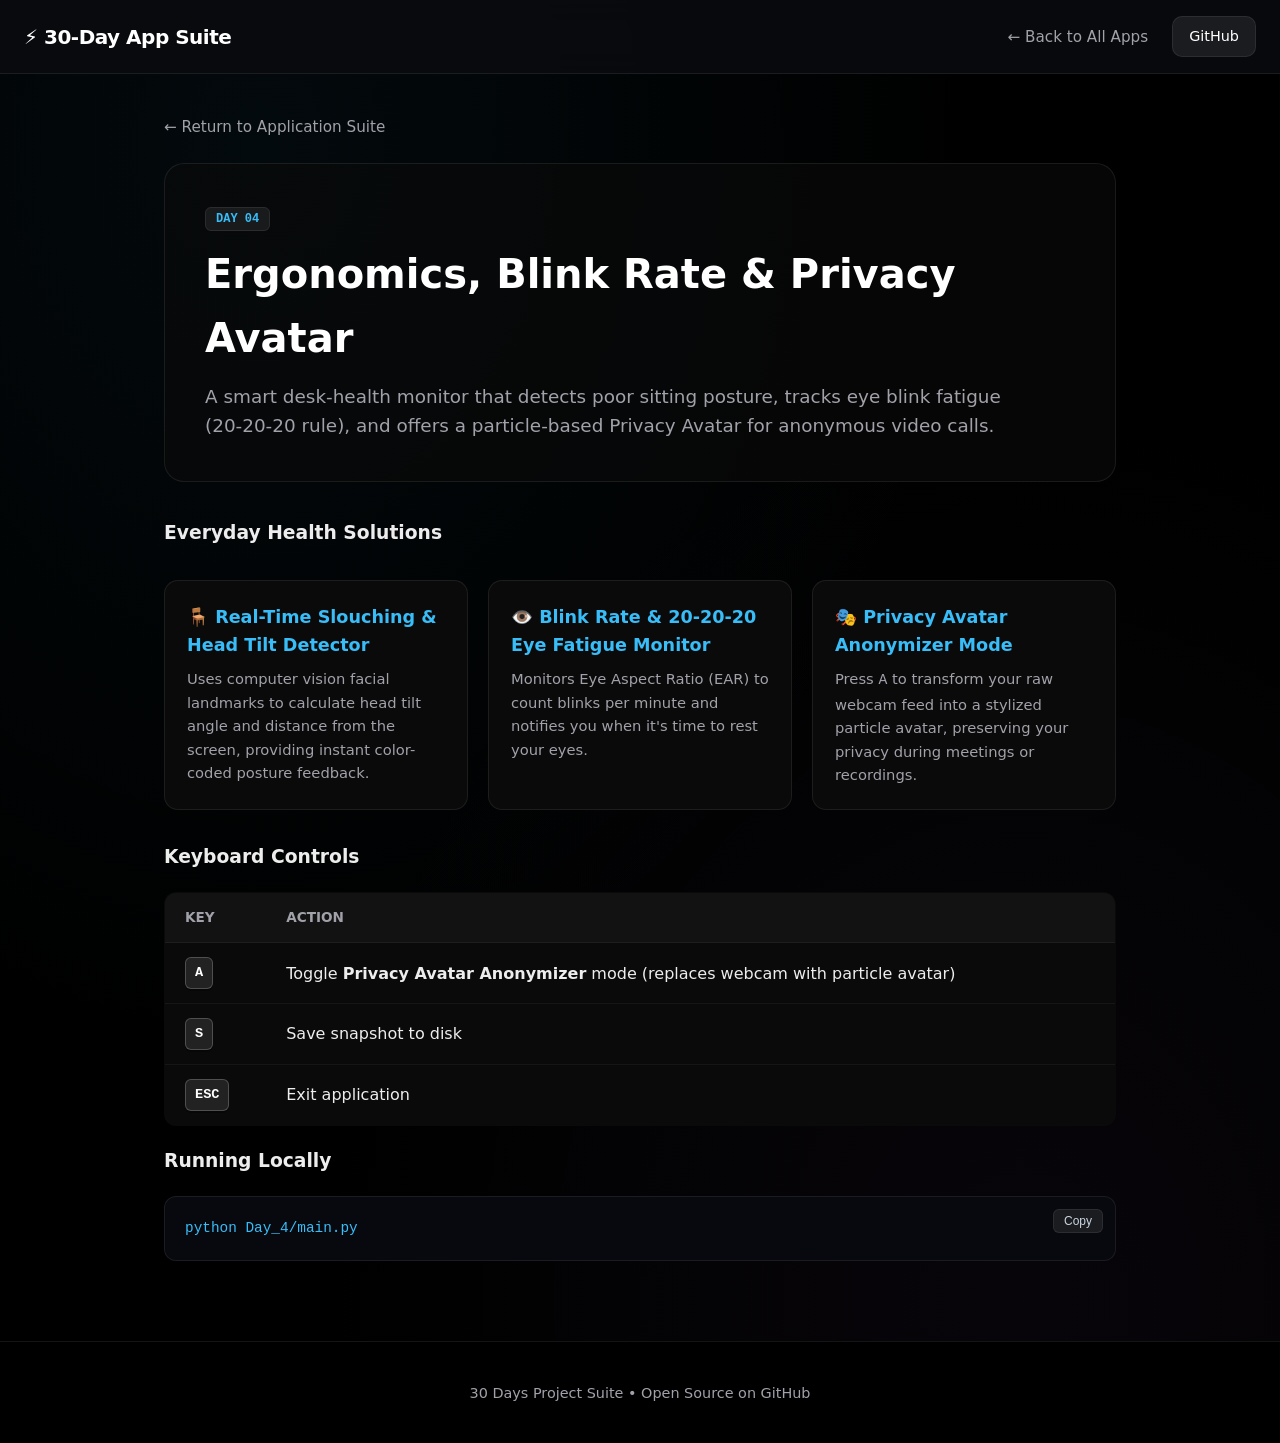
<file: apps/day4.html>
<!DOCTYPE html>
<html lang="en">
<head>
  <meta charset="UTF-8">
  <meta name="viewport" content="width=device-width, initial-scale=1.0">
  <!-- Comprehensive Web Security & Privacy Policies -->
  <meta http-equiv="Content-Security-Policy" content="default-src 'self'; script-src 'self' 'unsafe-inline'; style-src 'self' 'unsafe-inline' https://fonts.googleapis.com; font-src 'self' https://fonts.gstatic.com; img-src 'self' data:; connect-src 'none'; object-src 'none'; base-uri 'self'; form-action 'self'; frame-ancestors 'none';">
  <meta name="referrer" content="no-referrer">
  <meta http-equiv="Permissions-Policy" content="camera=(), microphone=(), geolocation=(), payment=(), usb=(), display-capture=(), interest-cohort=()">
  <meta http-equiv="X-Content-Type-Options" content="nosniff">
  <meta http-equiv="X-Frame-Options" content="DENY">
  <meta http-equiv="Cross-Origin-Opener-Policy" content="same-origin">
  
  <title>Day 4: Ergonomics & Privacy Avatar | Project Showcase</title>
  <link rel="stylesheet" href="../assets/css/style.css">
  <link href="https://fonts.googleapis.com/css2?family=Inter:wght@400;600;700;800&family=JetBrains+Mono:wght@500;700&display=swap" rel="stylesheet">
</head>
<body>

  <header>
    <div class="nav-container">
      <a href="../index.html" class="logo"><span>⚡ 30-Day App Suite</span></a>
      <nav>
        <ul>
          <li><a href="../index.html">← Back to All Apps</a></li>
          <li><a href="https://github.com/AryanXCode646/7_days_cool_-projects" target="_blank" class="github-btn">GitHub</a></li>
        </ul>
      </nav>
    </div>
  </header>

  <main class="detail-container">
    <a href="../index.html" class="back-link">← Return to Application Suite</a>

    <div class="detail-header">
      <span class="day-badge">DAY 04</span>
      <h1>Ergonomics, Blink Rate & Privacy Avatar</h1>
      <p>A smart desk-health monitor that detects poor sitting posture, tracks eye blink fatigue (20-20-20 rule), and offers a particle-based Privacy Avatar for anonymous video calls.</p>
    </div>

    <h3>Everyday Health Solutions</h3>
    <div class="feature-grid">
      <div class="feature-box">
        <h4>🪑 Real-Time Slouching & Head Tilt Detector</h4>
        <p>Uses computer vision facial landmarks to calculate head tilt angle and distance from the screen, providing instant color-coded posture feedback.</p>
      </div>
      <div class="feature-box">
        <h4>👁️ Blink Rate & 20-20-20 Eye Fatigue Monitor</h4>
        <p>Monitors Eye Aspect Ratio (EAR) to count blinks per minute and notifies you when it's time to rest your eyes.</p>
      </div>
      <div class="feature-box">
        <h4>🎭 Privacy Avatar Anonymizer Mode</h4>
        <p>Press <code>A</code> to transform your raw webcam feed into a stylized particle avatar, preserving your privacy during meetings or recordings.</p>
      </div>
    </div>

    <h3>Keyboard Controls</h3>
    <table class="shortcut-table">
      <thead>
        <tr><th>Key</th><th>Action</th></tr>
      </thead>
      <tbody>
        <tr><td><span class="key-kbd">A</span></td><td>Toggle <strong>Privacy Avatar Anonymizer</strong> mode (replaces webcam with particle avatar)</td></tr>
        <tr><td><span class="key-kbd">S</span></td><td>Save snapshot to disk</td></tr>
        <tr><td><span class="key-kbd">ESC</span></td><td>Exit application</td></tr>
      </tbody>
    </table>

    <h3>Running Locally</h3>
    <div class="code-block">
      <button class="copy-btn" onclick="copyToClipboard('python Day_4/main.py', this)">Copy</button>
      <pre>python Day_4/main.py</pre>
    </div>
  </main>

  <footer>
    <p>30 Days Project Suite • Open Source on GitHub</p>
  </footer>

  <script src="../assets/js/main.js"></script>
</body>
</html>
</file>
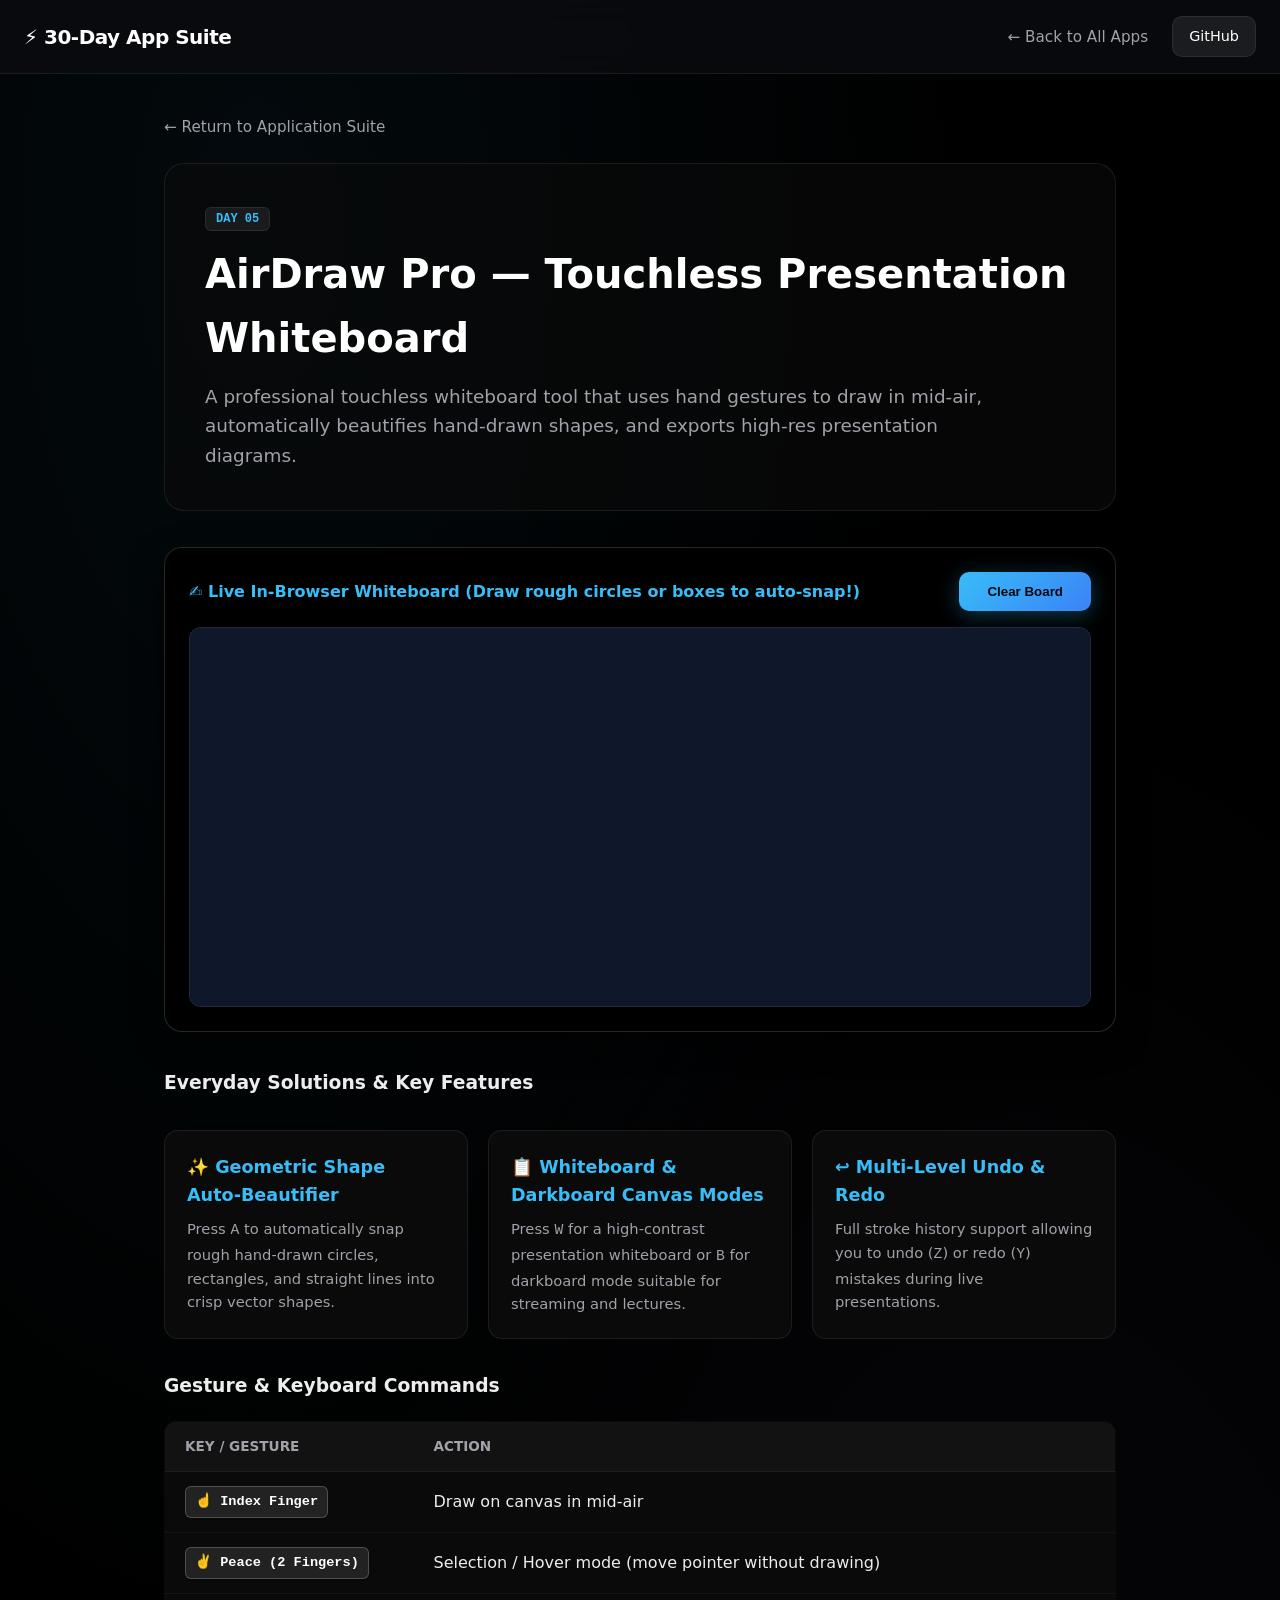
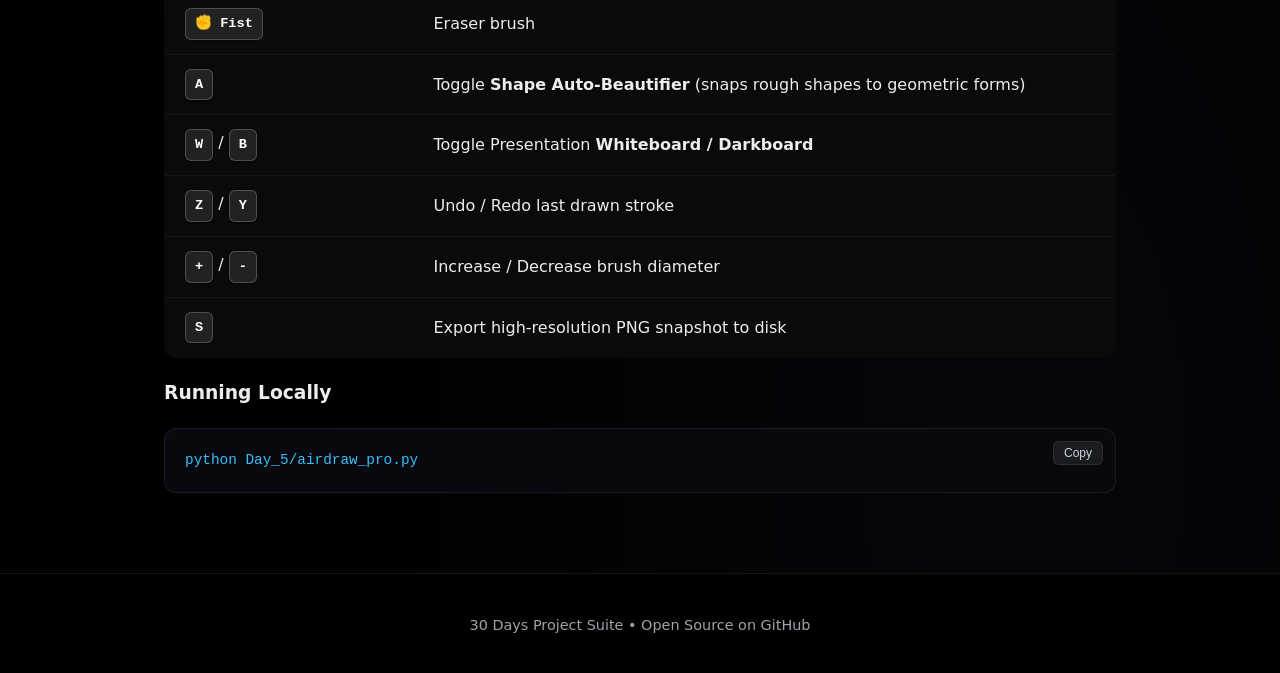
<file: apps/day5.html>
<!DOCTYPE html>
<html lang="en">
<head>
  <meta charset="UTF-8">
  <meta name="viewport" content="width=device-width, initial-scale=1.0">
  <!-- Comprehensive Web Security & Privacy Policies -->
  <meta http-equiv="Content-Security-Policy" content="default-src 'self'; script-src 'self' 'unsafe-inline'; style-src 'self' 'unsafe-inline' https://fonts.googleapis.com; font-src 'self' https://fonts.gstatic.com; img-src 'self' data:; connect-src 'none'; object-src 'none'; base-uri 'self'; form-action 'self'; frame-ancestors 'none';">
  <meta name="referrer" content="no-referrer">
  <meta http-equiv="Permissions-Policy" content="camera=(), microphone=(), geolocation=(), payment=(), usb=(), display-capture=(), interest-cohort=()">
  <meta http-equiv="X-Content-Type-Options" content="nosniff">
  <meta http-equiv="X-Frame-Options" content="DENY">
  <meta http-equiv="Cross-Origin-Opener-Policy" content="same-origin">
  
  <title>Day 5: AirDraw Pro Whiteboard | Project Showcase</title>
  <link rel="stylesheet" href="../assets/css/style.css">
  <link href="https://fonts.googleapis.com/css2?family=Inter:wght@400;600;700;800&family=JetBrains+Mono:wght@500;700&display=swap" rel="stylesheet">
</head>
<body>

  <header>
    <div class="nav-container">
      <a href="../index.html" class="logo"><span>⚡ 30-Day App Suite</span></a>
      <nav>
        <ul>
          <li><a href="../index.html">← Back to All Apps</a></li>
          <li><a href="https://github.com/AryanXCode646/7_days_cool_-projects" target="_blank" class="github-btn">GitHub</a></li>
        </ul>
      </nav>
    </div>
  </header>

  <main class="detail-container">
    <a href="../index.html" class="back-link">← Return to Application Suite</a>

    <div class="detail-header">
      <span class="day-badge">DAY 05</span>
      <h1>AirDraw Pro — Touchless Presentation Whiteboard</h1>
      <p>A professional touchless whiteboard tool that uses hand gestures to draw in mid-air, automatically beautifies hand-drawn shapes, and exports high-res presentation diagrams.</p>
    </div>

    <!-- Live Interactive Whiteboard Demo -->
    <div class="demo-container">
      <div class="demo-header">
        <span class="demo-title">✍️ Live In-Browser Whiteboard (Draw rough circles or boxes to auto-snap!)</span>
        <button class="btn-primary" onclick="clearWhiteboard()">Clear Board</button>
      </div>
      <canvas id="whiteboardCanvas" class="demo-canvas" style="background: #0f172a;"></canvas>
    </div>

    <h3>Everyday Solutions & Key Features</h3>
    <div class="feature-grid">
      <div class="feature-box">
        <h4>✨ Geometric Shape Auto-Beautifier</h4>
        <p>Press <code>A</code> to automatically snap rough hand-drawn circles, rectangles, and straight lines into crisp vector shapes.</p>
      </div>
      <div class="feature-box">
        <h4>📋 Whiteboard & Darkboard Canvas Modes</h4>
        <p>Press <code>W</code> for a high-contrast presentation whiteboard or <code>B</code> for darkboard mode suitable for streaming and lectures.</p>
      </div>
      <div class="feature-box">
        <h4>↩️ Multi-Level Undo & Redo</h4>
        <p>Full stroke history support allowing you to undo (<code>Z</code>) or redo (<code>Y</code>) mistakes during live presentations.</p>
      </div>
    </div>

    <h3>Gesture & Keyboard Commands</h3>
    <table class="shortcut-table">
      <thead>
        <tr><th>Key / Gesture</th><th>Action</th></tr>
      </thead>
      <tbody>
        <tr><td><span class="key-kbd">☝️ Index Finger</span></td><td>Draw on canvas in mid-air</td></tr>
        <tr><td><span class="key-kbd">✌️ Peace (2 Fingers)</span></td><td>Selection / Hover mode (move pointer without drawing)</td></tr>
        <tr><td><span class="key-kbd">✊ Fist</span></td><td>Eraser brush</td></tr>
        <tr><td><span class="key-kbd">A</span></td><td>Toggle <strong>Shape Auto-Beautifier</strong> (snaps rough shapes to geometric forms)</td></tr>
        <tr><td><span class="key-kbd">W</span> / <span class="key-kbd">B</span></td><td>Toggle Presentation <strong>Whiteboard / Darkboard</strong></td></tr>
        <tr><td><span class="key-kbd">Z</span> / <span class="key-kbd">Y</span></td><td>Undo / Redo last drawn stroke</td></tr>
        <tr><td><span class="key-kbd">+</span> / <span class="key-kbd">-</span></td><td>Increase / Decrease brush diameter</td></tr>
        <tr><td><span class="key-kbd">S</span></td><td>Export high-resolution PNG snapshot to disk</td></tr>
      </tbody>
    </table>

    <h3>Running Locally</h3>
    <div class="code-block">
      <button class="copy-btn" onclick="copyToClipboard('python Day_5/airdraw_pro.py', this)">Copy</button>
      <pre>python Day_5/airdraw_pro.py</pre>
    </div>
  </main>

  <footer>
    <p>30 Days Project Suite • Open Source on GitHub</p>
  </footer>

  <script src="../assets/js/main.js"></script>
  <script>
    let isDrawing = false;
    let strokePoints = [];
    const canvas = document.getElementById('whiteboardCanvas');
    const ctx = canvas.getContext('2d');

    function initCanvas() {
      canvas.width = canvas.clientWidth;
      canvas.height = canvas.clientHeight;
      ctx.fillStyle = '#0f172a';
      ctx.fillRect(0, 0, canvas.width, canvas.height);
    }

    function clearWhiteboard() {
      ctx.fillStyle = '#0f172a';
      ctx.fillRect(0, 0, canvas.width, canvas.height);
    }

    canvas.addEventListener('mousedown', (e) => {
      isDrawing = true;
      const r = canvas.getBoundingClientRect();
      strokePoints = [{ x: e.clientX - r.left, y: e.clientY - r.top }];
    });

    canvas.addEventListener('mousemove', (e) => {
      if (!isDrawing) return;
      const r = canvas.getBoundingClientRect();
      const pt = { x: e.clientX - r.left, y: e.clientY - r.top };
      strokePoints.push(pt);

      ctx.strokeStyle = '#38bdf8';
      ctx.lineWidth = 3;
      ctx.lineCap = 'round';
      ctx.beginPath();
      const prev = strokePoints[strokePoints.length - 2];
      ctx.moveTo(prev.x, prev.y);
      ctx.lineTo(pt.x, pt.y);
      ctx.stroke();
    });

    canvas.addEventListener('mouseup', () => {
      if (!isDrawing || strokePoints.length < 5) {
        isDrawing = false;
        return;
      }
      isDrawing = false;

      // Auto-Shape Snapping Analysis
      const xs = strokePoints.map(p => p.x);
      const ys = strokePoints.map(p => p.y);
      const minX = Math.min(...xs), maxX = Math.max(...xs);
      const minY = Math.min(...ys), maxY = Math.max(...ys);
      const w = maxX - minX, h = maxY - minY;
      const aspect = w / Math.max(1, h);

      const first = strokePoints[0];
      const last = strokePoints[strokePoints.length - 1];
      const closeDist = Math.hypot(first.x - last.x, first.y - last.y);

      // Snap Circle if closed and square aspect
      if (closeDist < Math.max(w, h) * 0.35 && aspect >= 0.75 && aspect <= 1.35 && Math.max(w, h) > 30) {
        const cx = (minX + maxX) / 2;
        const cy = (minY + maxY) / 2;
        const radius = (w + h) / 4;
        ctx.strokeStyle = '#00f0dc';
        ctx.lineWidth = 4;
        ctx.beginPath();
        ctx.arc(cx, cy, radius, 0, Math.PI * 2);
        ctx.stroke();
      } 
      // Snap Rectangle if closed and elongated
      else if (closeDist < Math.max(w, h) * 0.4 && Math.max(w, h) > 40) {
        ctx.strokeStyle = '#00f0dc';
        ctx.lineWidth = 4;
        ctx.strokeRect(minX, minY, w, h);
      }
    });

    window.onload = initCanvas;
  </script>
</body>
</html>
</file>
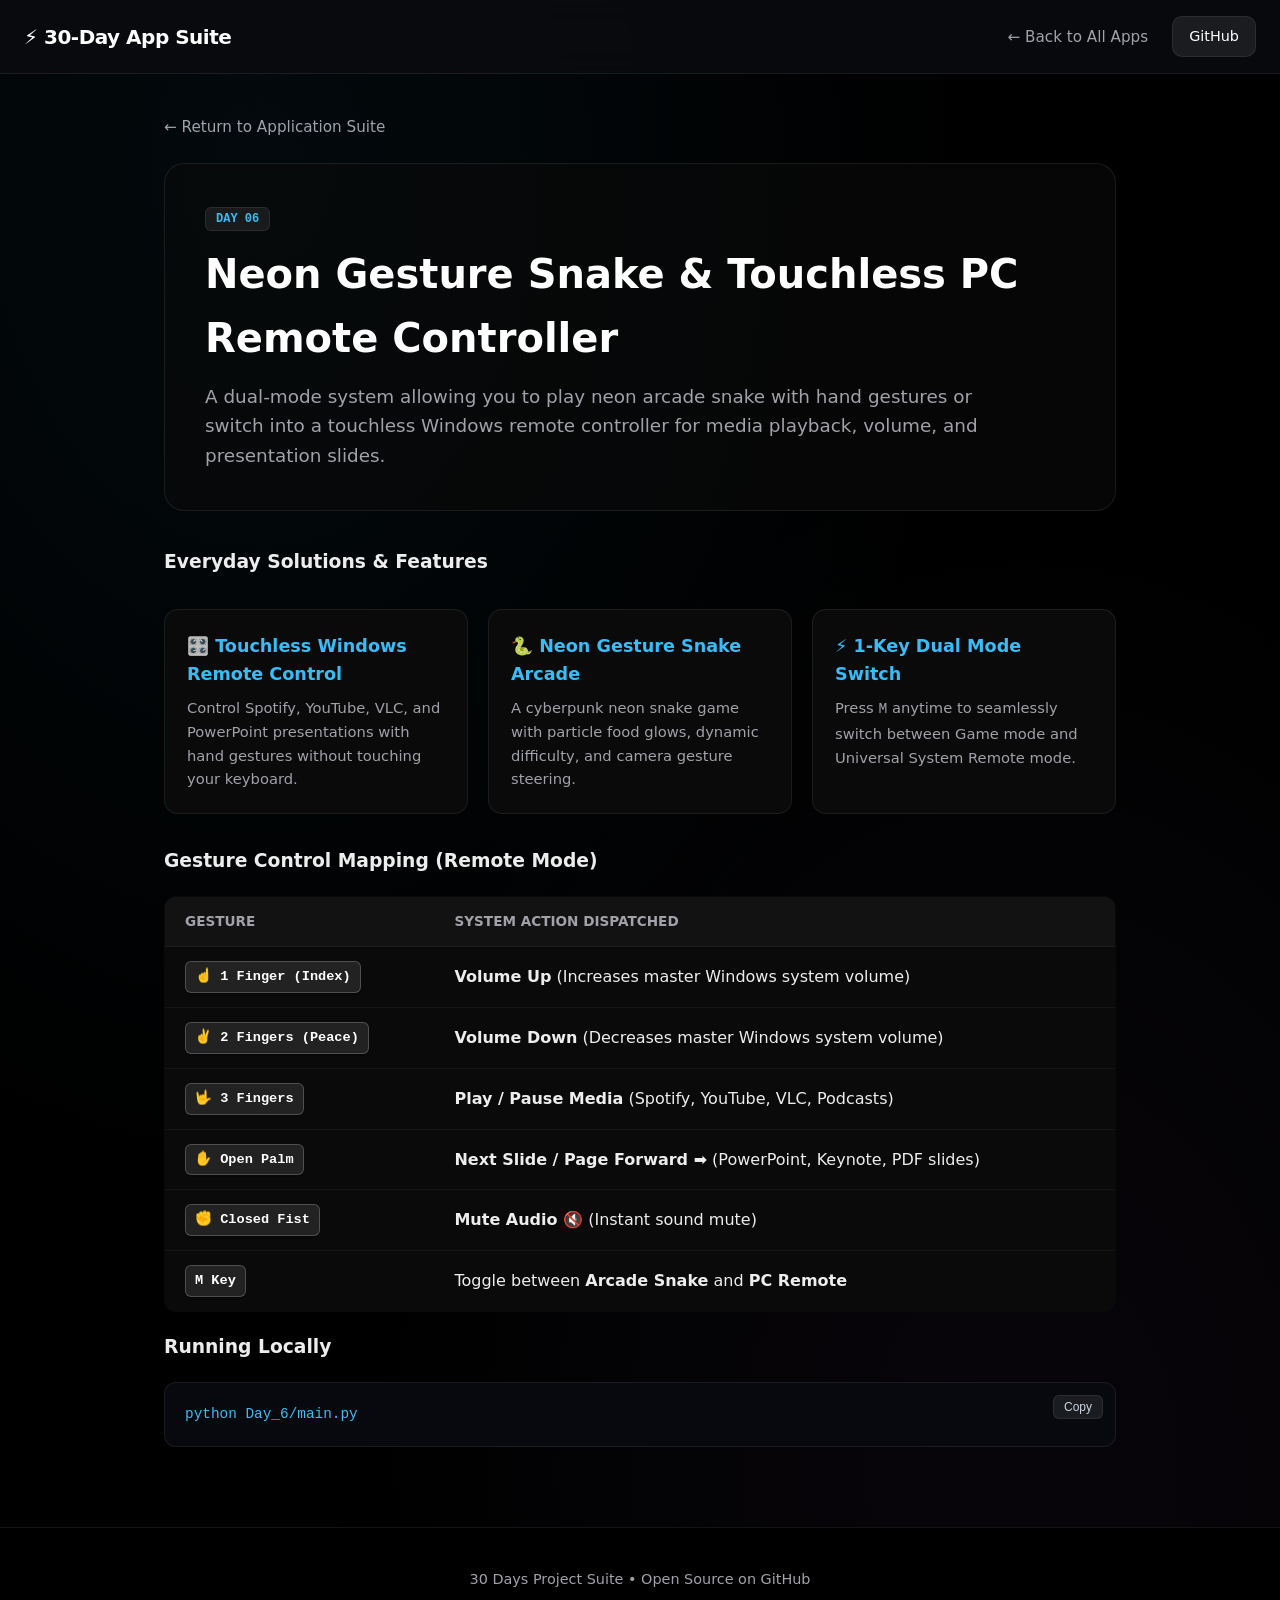
<file: apps/day6.html>
<!DOCTYPE html>
<html lang="en">
<head>
  <meta charset="UTF-8">
  <meta name="viewport" content="width=device-width, initial-scale=1.0">
  <!-- Comprehensive Web Security & Privacy Policies -->
  <meta http-equiv="Content-Security-Policy" content="default-src 'self'; script-src 'self' 'unsafe-inline'; style-src 'self' 'unsafe-inline' https://fonts.googleapis.com; font-src 'self' https://fonts.gstatic.com; img-src 'self' data:; connect-src 'none'; object-src 'none'; base-uri 'self'; form-action 'self'; frame-ancestors 'none';">
  <meta name="referrer" content="no-referrer">
  <meta http-equiv="Permissions-Policy" content="camera=(), microphone=(), geolocation=(), payment=(), usb=(), display-capture=(), interest-cohort=()">
  <meta http-equiv="X-Content-Type-Options" content="nosniff">
  <meta http-equiv="X-Frame-Options" content="DENY">
  <meta http-equiv="Cross-Origin-Opener-Policy" content="same-origin">
  
  <title>Day 6: Touchless PC Remote & Neon Snake | Project Showcase</title>
  <link rel="stylesheet" href="../assets/css/style.css">
  <link href="https://fonts.googleapis.com/css2?family=Inter:wght@400;600;700;800&family=JetBrains+Mono:wght@500;700&display=swap" rel="stylesheet">
</head>
<body>

  <header>
    <div class="nav-container">
      <a href="../index.html" class="logo"><span>⚡ 30-Day App Suite</span></a>
      <nav>
        <ul>
          <li><a href="../index.html">← Back to All Apps</a></li>
          <li><a href="https://github.com/AryanXCode646/7_days_cool_-projects" target="_blank" class="github-btn">GitHub</a></li>
        </ul>
      </nav>
    </div>
  </header>

  <main class="detail-container">
    <a href="../index.html" class="back-link">← Return to Application Suite</a>

    <div class="detail-header">
      <span class="day-badge">DAY 06</span>
      <h1>Neon Gesture Snake & Touchless PC Remote Controller</h1>
      <p>A dual-mode system allowing you to play neon arcade snake with hand gestures or switch into a touchless Windows remote controller for media playback, volume, and presentation slides.</p>
    </div>

    <h3>Everyday Solutions & Features</h3>
    <div class="feature-grid">
      <div class="feature-box">
        <h4>🎛️ Touchless Windows Remote Control</h4>
        <p>Control Spotify, YouTube, VLC, and PowerPoint presentations with hand gestures without touching your keyboard.</p>
      </div>
      <div class="feature-box">
        <h4>🐍 Neon Gesture Snake Arcade</h4>
        <p>A cyberpunk neon snake game with particle food glows, dynamic difficulty, and camera gesture steering.</p>
      </div>
      <div class="feature-box">
        <h4>⚡ 1-Key Dual Mode Switch</h4>
        <p>Press <code>M</code> anytime to seamlessly switch between Game mode and Universal System Remote mode.</p>
      </div>
    </div>

    <h3>Gesture Control Mapping (Remote Mode)</h3>
    <table class="shortcut-table">
      <thead>
        <tr><th>Gesture</th><th>System Action Dispatched</th></tr>
      </thead>
      <tbody>
        <tr><td><span class="key-kbd">☝️ 1 Finger (Index)</span></td><td><strong>Volume Up</strong> (Increases master Windows system volume)</td></tr>
        <tr><td><span class="key-kbd">✌️ 2 Fingers (Peace)</span></td><td><strong>Volume Down</strong> (Decreases master Windows system volume)</td></tr>
        <tr><td><span class="key-kbd">🤟 3 Fingers</span></td><td><strong>Play / Pause Media</strong> (Spotify, YouTube, VLC, Podcasts)</td></tr>
        <tr><td><span class="key-kbd">✋ Open Palm</span></td><td><strong>Next Slide / Page Forward ➡️</strong> (PowerPoint, Keynote, PDF slides)</td></tr>
        <tr><td><span class="key-kbd">✊ Closed Fist</span></td><td><strong>Mute Audio 🔇</strong> (Instant sound mute)</td></tr>
        <tr><td><span class="key-kbd">M Key</span></td><td>Toggle between <strong>Arcade Snake</strong> and <strong>PC Remote</strong></td></tr>
      </tbody>
    </table>

    <h3>Running Locally</h3>
    <div class="code-block">
      <button class="copy-btn" onclick="copyToClipboard('python Day_6/main.py', this)">Copy</button>
      <pre>python Day_6/main.py</pre>
    </div>
  </main>

  <footer>
    <p>30 Days Project Suite • Open Source on GitHub</p>
  </footer>

  <script src="../assets/js/main.js"></script>
</body>
</html>
</file>
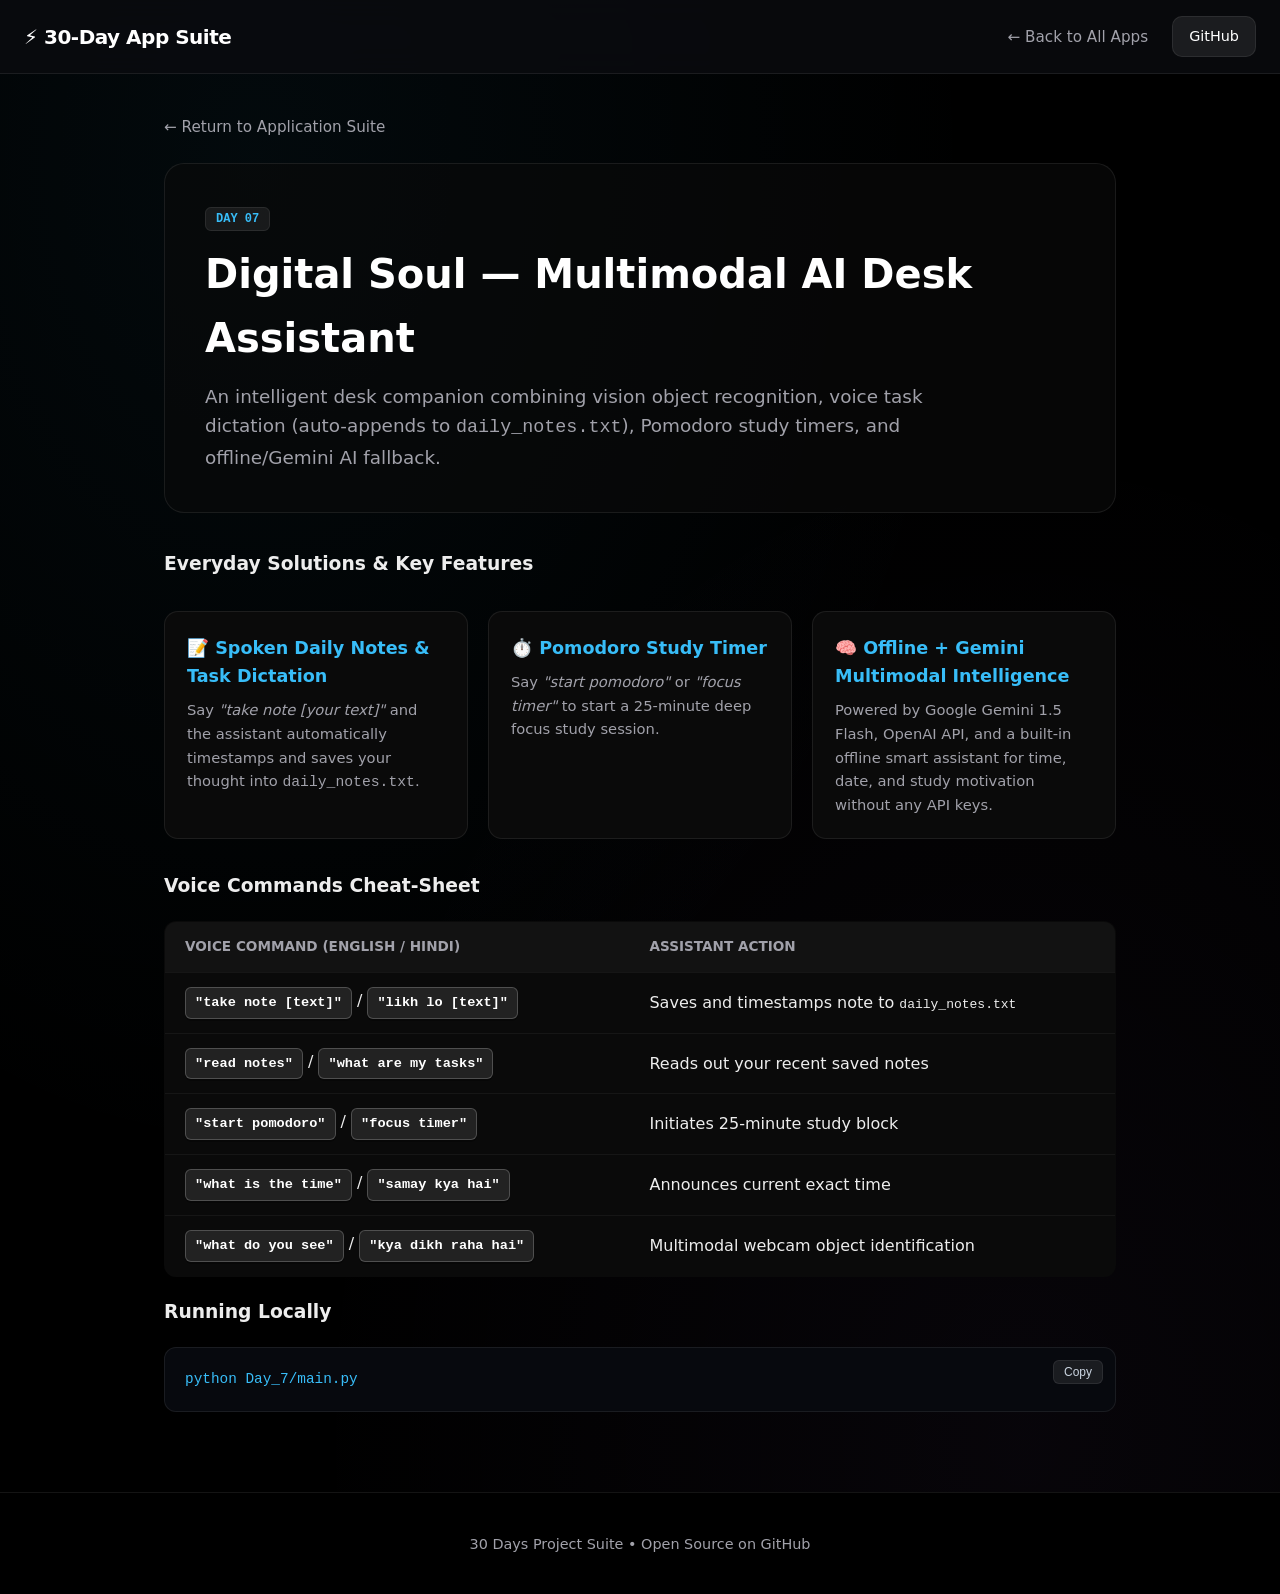
<file: apps/day7.html>
<!DOCTYPE html>
<html lang="en">
<head>
  <meta charset="UTF-8">
  <meta name="viewport" content="width=device-width, initial-scale=1.0">
  <!-- Comprehensive Web Security & Privacy Policies -->
  <meta http-equiv="Content-Security-Policy" content="default-src 'self'; script-src 'self' 'unsafe-inline'; style-src 'self' 'unsafe-inline' https://fonts.googleapis.com; font-src 'self' https://fonts.gstatic.com; img-src 'self' data:; connect-src 'none'; object-src 'none'; base-uri 'self'; form-action 'self'; frame-ancestors 'none';">
  <meta name="referrer" content="no-referrer">
  <meta http-equiv="Permissions-Policy" content="camera=(), microphone=(), geolocation=(), payment=(), usb=(), display-capture=(), interest-cohort=()">
  <meta http-equiv="X-Content-Type-Options" content="nosniff">
  <meta http-equiv="X-Frame-Options" content="DENY">
  <meta http-equiv="Cross-Origin-Opener-Policy" content="same-origin">
  
  <title>Day 7: Digital Soul Multimodal AI Assistant | Project Showcase</title>
  <link rel="stylesheet" href="../assets/css/style.css">
  <link href="https://fonts.googleapis.com/css2?family=Inter:wght@400;600;700;800&family=JetBrains+Mono:wght@500;700&display=swap" rel="stylesheet">
</head>
<body>

  <header>
    <div class="nav-container">
      <a href="../index.html" class="logo"><span>⚡ 30-Day App Suite</span></a>
      <nav>
        <ul>
          <li><a href="../index.html">← Back to All Apps</a></li>
          <li><a href="https://github.com/AryanXCode646/7_days_cool_-projects" target="_blank" class="github-btn">GitHub</a></li>
        </ul>
      </nav>
    </div>
  </header>

  <main class="detail-container">
    <a href="../index.html" class="back-link">← Return to Application Suite</a>

    <div class="detail-header">
      <span class="day-badge">DAY 07</span>
      <h1>Digital Soul — Multimodal AI Desk Assistant</h1>
      <p>An intelligent desk companion combining vision object recognition, voice task dictation (auto-appends to <code>daily_notes.txt</code>), Pomodoro study timers, and offline/Gemini AI fallback.</p>
    </div>

    <h3>Everyday Solutions & Key Features</h3>
    <div class="feature-grid">
      <div class="feature-box">
        <h4>📝 Spoken Daily Notes & Task Dictation</h4>
        <p>Say <em>"take note [your text]"</em> and the assistant automatically timestamps and saves your thought into <code>daily_notes.txt</code>.</p>
      </div>
      <div class="feature-box">
        <h4>⏱️ Pomodoro Study Timer</h4>
        <p>Say <em>"start pomodoro"</em> or <em>"focus timer"</em> to start a 25-minute deep focus study session.</p>
      </div>
      <div class="feature-box">
        <h4>🧠 Offline + Gemini Multimodal Intelligence</h4>
        <p>Powered by Google Gemini 1.5 Flash, OpenAI API, and a built-in offline smart assistant for time, date, and study motivation without any API keys.</p>
      </div>
    </div>

    <h3>Voice Commands Cheat-Sheet</h3>
    <table class="shortcut-table">
      <thead>
        <tr><th>Voice Command (English / Hindi)</th><th>Assistant Action</th></tr>
      </thead>
      <tbody>
        <tr><td><span class="key-kbd">"take note [text]"</span> / <span class="key-kbd">"likh lo [text]"</span></td><td>Saves and timestamps note to <code>daily_notes.txt</code></td></tr>
        <tr><td><span class="key-kbd">"read notes"</span> / <span class="key-kbd">"what are my tasks"</span></td><td>Reads out your recent saved notes</td></tr>
        <tr><td><span class="key-kbd">"start pomodoro"</span> / <span class="key-kbd">"focus timer"</span></td><td>Initiates 25-minute study block</td></tr>
        <tr><td><span class="key-kbd">"what is the time"</span> / <span class="key-kbd">"samay kya hai"</span></td><td>Announces current exact time</td></tr>
        <tr><td><span class="key-kbd">"what do you see"</span> / <span class="key-kbd">"kya dikh raha hai"</span></td><td>Multimodal webcam object identification</td></tr>
      </tbody>
    </table>

    <h3>Running Locally</h3>
    <div class="code-block">
      <button class="copy-btn" onclick="copyToClipboard('python Day_7/main.py', this)">Copy</button>
      <pre>python Day_7/main.py</pre>
    </div>
  </main>

  <footer>
    <p>30 Days Project Suite • Open Source on GitHub</p>
  </footer>

  <script src="../assets/js/main.js"></script>
</body>
</html>
</file>
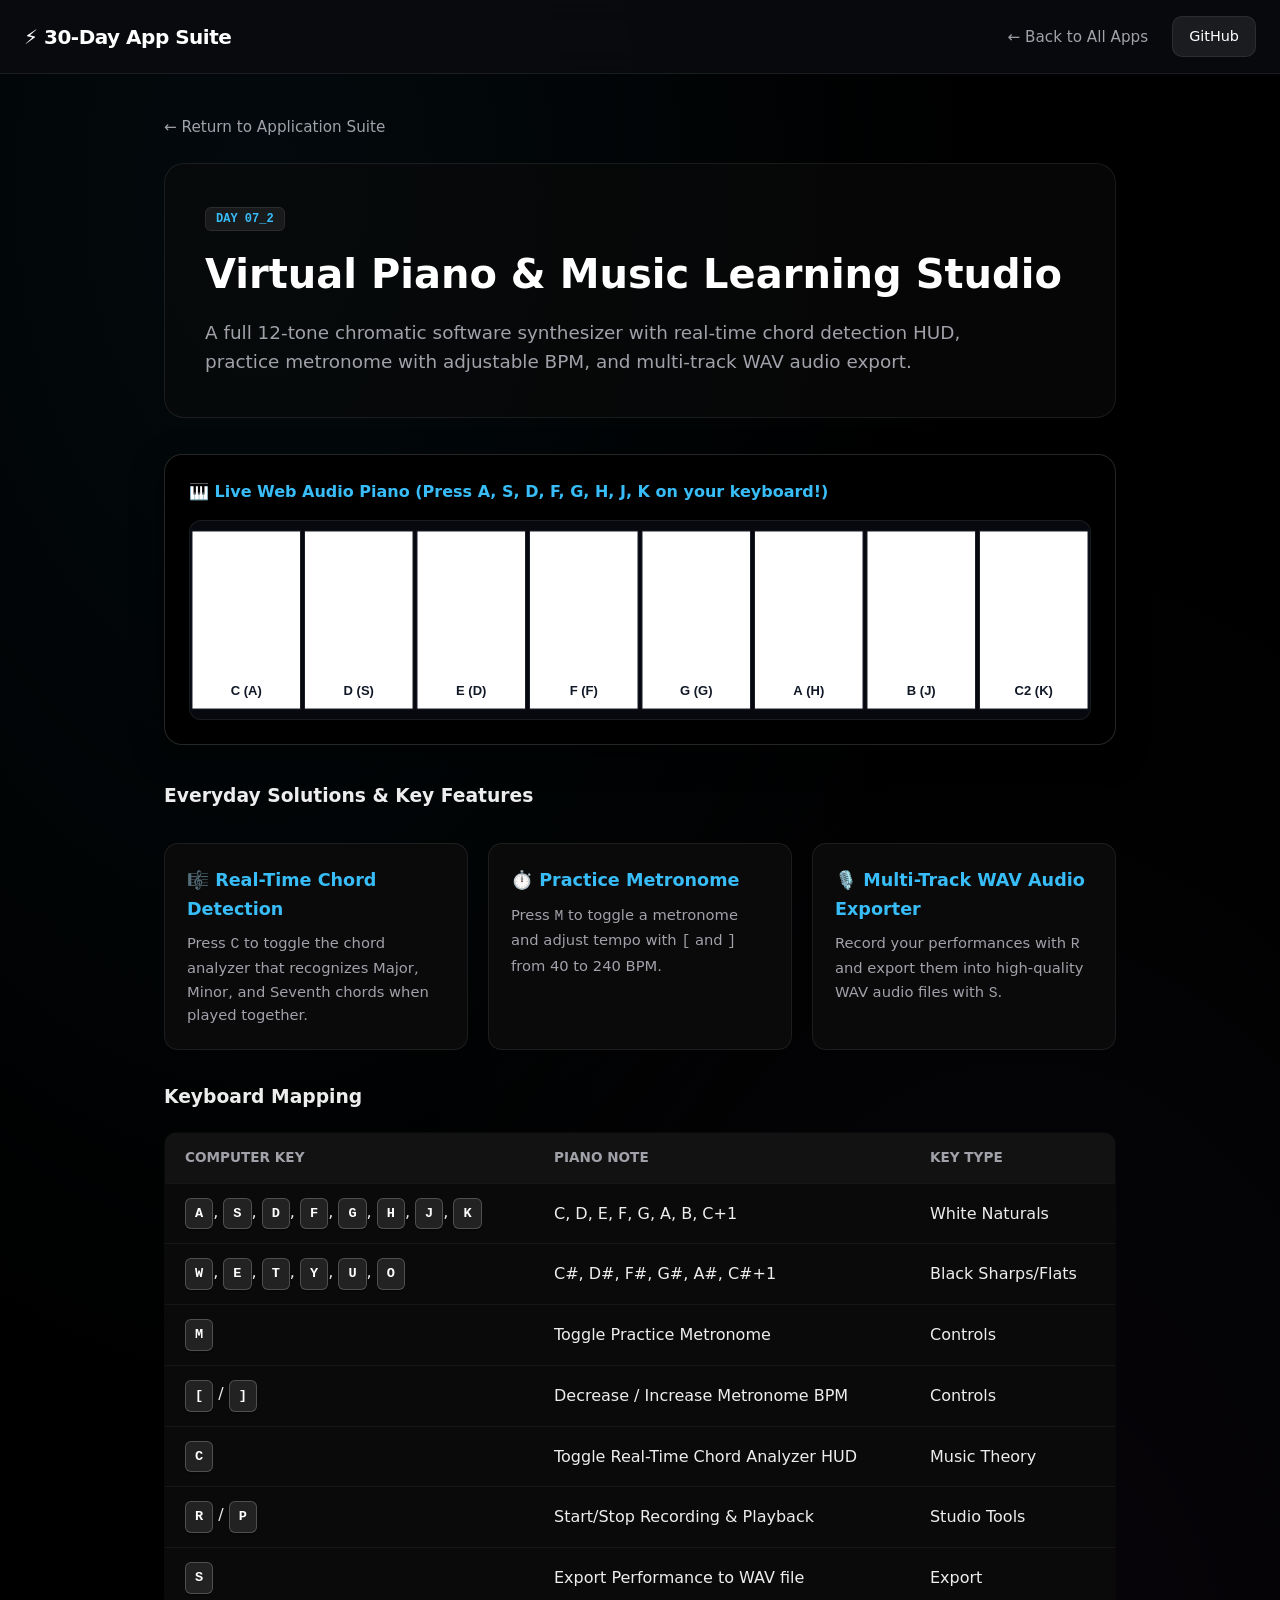
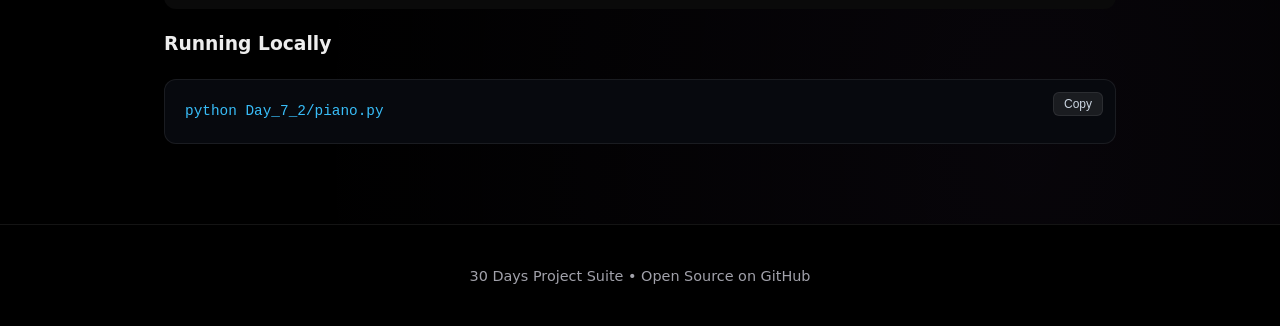
<file: apps/day7_2.html>
<!DOCTYPE html>
<html lang="en">
<head>
  <meta charset="UTF-8">
  <meta name="viewport" content="width=device-width, initial-scale=1.0">
  <!-- Comprehensive Web Security & Privacy Policies -->
  <meta http-equiv="Content-Security-Policy" content="default-src 'self'; script-src 'self' 'unsafe-inline'; style-src 'self' 'unsafe-inline' https://fonts.googleapis.com; font-src 'self' https://fonts.gstatic.com; img-src 'self' data:; connect-src 'none'; object-src 'none'; base-uri 'self'; form-action 'self'; frame-ancestors 'none';">
  <meta name="referrer" content="no-referrer">
  <meta http-equiv="Permissions-Policy" content="camera=(), microphone=(), geolocation=(), payment=(), usb=(), display-capture=(), interest-cohort=()">
  <meta http-equiv="X-Content-Type-Options" content="nosniff">
  <meta http-equiv="X-Frame-Options" content="DENY">
  <meta http-equiv="Cross-Origin-Opener-Policy" content="same-origin">
  
  <title>Day 7_2: Virtual Piano & Music Studio | Project Showcase</title>
  <link rel="stylesheet" href="../assets/css/style.css">
  <link href="https://fonts.googleapis.com/css2?family=Inter:wght@400;600;700;800&family=JetBrains+Mono:wght@500;700&display=swap" rel="stylesheet">
</head>
<body>

  <header>
    <div class="nav-container">
      <a href="../index.html" class="logo"><span>⚡ 30-Day App Suite</span></a>
      <nav>
        <ul>
          <li><a href="../index.html">← Back to All Apps</a></li>
          <li><a href="https://github.com/AryanXCode646/7_days_cool_-projects" target="_blank" class="github-btn">GitHub</a></li>
        </ul>
      </nav>
    </div>
  </header>

  <main class="detail-container">
    <a href="../index.html" class="back-link">← Return to Application Suite</a>

    <div class="detail-header">
      <span class="day-badge">DAY 07_2</span>
      <h1>Virtual Piano & Music Learning Studio</h1>
      <p>A full 12-tone chromatic software synthesizer with real-time chord detection HUD, practice metronome with adjustable BPM, and multi-track WAV audio export.</p>
    </div>

    <!-- Live Interactive Playable Web Piano -->
    <div class="demo-container">
      <div class="demo-header">
        <span class="demo-title">🎹 Live Web Audio Piano (Press A, S, D, F, G, H, J, K on your keyboard!)</span>
      </div>
      <canvas id="pianoCanvas" class="demo-canvas" style="height: 200px;"></canvas>
    </div>

    <h3>Everyday Solutions & Key Features</h3>
    <div class="feature-grid">
      <div class="feature-box">
        <h4>🎼 Real-Time Chord Detection</h4>
        <p>Press <code>C</code> to toggle the chord analyzer that recognizes Major, Minor, and Seventh chords when played together.</p>
      </div>
      <div class="feature-box">
        <h4>⏱️ Practice Metronome</h4>
        <p>Press <code>M</code> to toggle a metronome and adjust tempo with <code>[</code> and <code>]</code> from 40 to 240 BPM.</p>
      </div>
      <div class="feature-box">
        <h4>🎙️ Multi-Track WAV Audio Exporter</h4>
        <p>Record your performances with <code>R</code> and export them into high-quality WAV audio files with <code>S</code>.</p>
      </div>
    </div>

    <h3>Keyboard Mapping</h3>
    <table class="shortcut-table">
      <thead>
        <tr><th>Computer Key</th><th>Piano Note</th><th>Key Type</th></tr>
      </thead>
      <tbody>
        <tr><td><span class="key-kbd">A</span>, <span class="key-kbd">S</span>, <span class="key-kbd">D</span>, <span class="key-kbd">F</span>, <span class="key-kbd">G</span>, <span class="key-kbd">H</span>, <span class="key-kbd">J</span>, <span class="key-kbd">K</span></td><td>C, D, E, F, G, A, B, C+1</td><td>White Naturals</td></tr>
        <tr><td><span class="key-kbd">W</span>, <span class="key-kbd">E</span>, <span class="key-kbd">T</span>, <span class="key-kbd">Y</span>, <span class="key-kbd">U</span>, <span class="key-kbd">O</span></td><td>C#, D#, F#, G#, A#, C#+1</td><td>Black Sharps/Flats</td></tr>
        <tr><td><span class="key-kbd">M</span></td><td>Toggle Practice Metronome</td><td>Controls</td></tr>
        <tr><td><span class="key-kbd">[</span> / <span class="key-kbd">]</span></td><td>Decrease / Increase Metronome BPM</td><td>Controls</td></tr>
        <tr><td><span class="key-kbd">C</span></td><td>Toggle Real-Time Chord Analyzer HUD</td><td>Music Theory</td></tr>
        <tr><td><span class="key-kbd">R</span> / <span class="key-kbd">P</span></td><td>Start/Stop Recording & Playback</td><td>Studio Tools</td></tr>
        <tr><td><span class="key-kbd">S</span></td><td>Export Performance to WAV file</td><td>Export</td></tr>
      </tbody>
    </table>

    <h3>Running Locally</h3>
    <div class="code-block">
      <button class="copy-btn" onclick="copyToClipboard('python Day_7_2/piano.py', this)">Copy</button>
      <pre>python Day_7_2/piano.py</pre>
    </div>
  </main>

  <footer>
    <p>30 Days Project Suite • Open Source on GitHub</p>
  </footer>

  <script src="../assets/js/main.js"></script>
  <script>
    window.onload = () => new WebPianoDemo('pianoCanvas');
  </script>
</body>
</html>
</file>
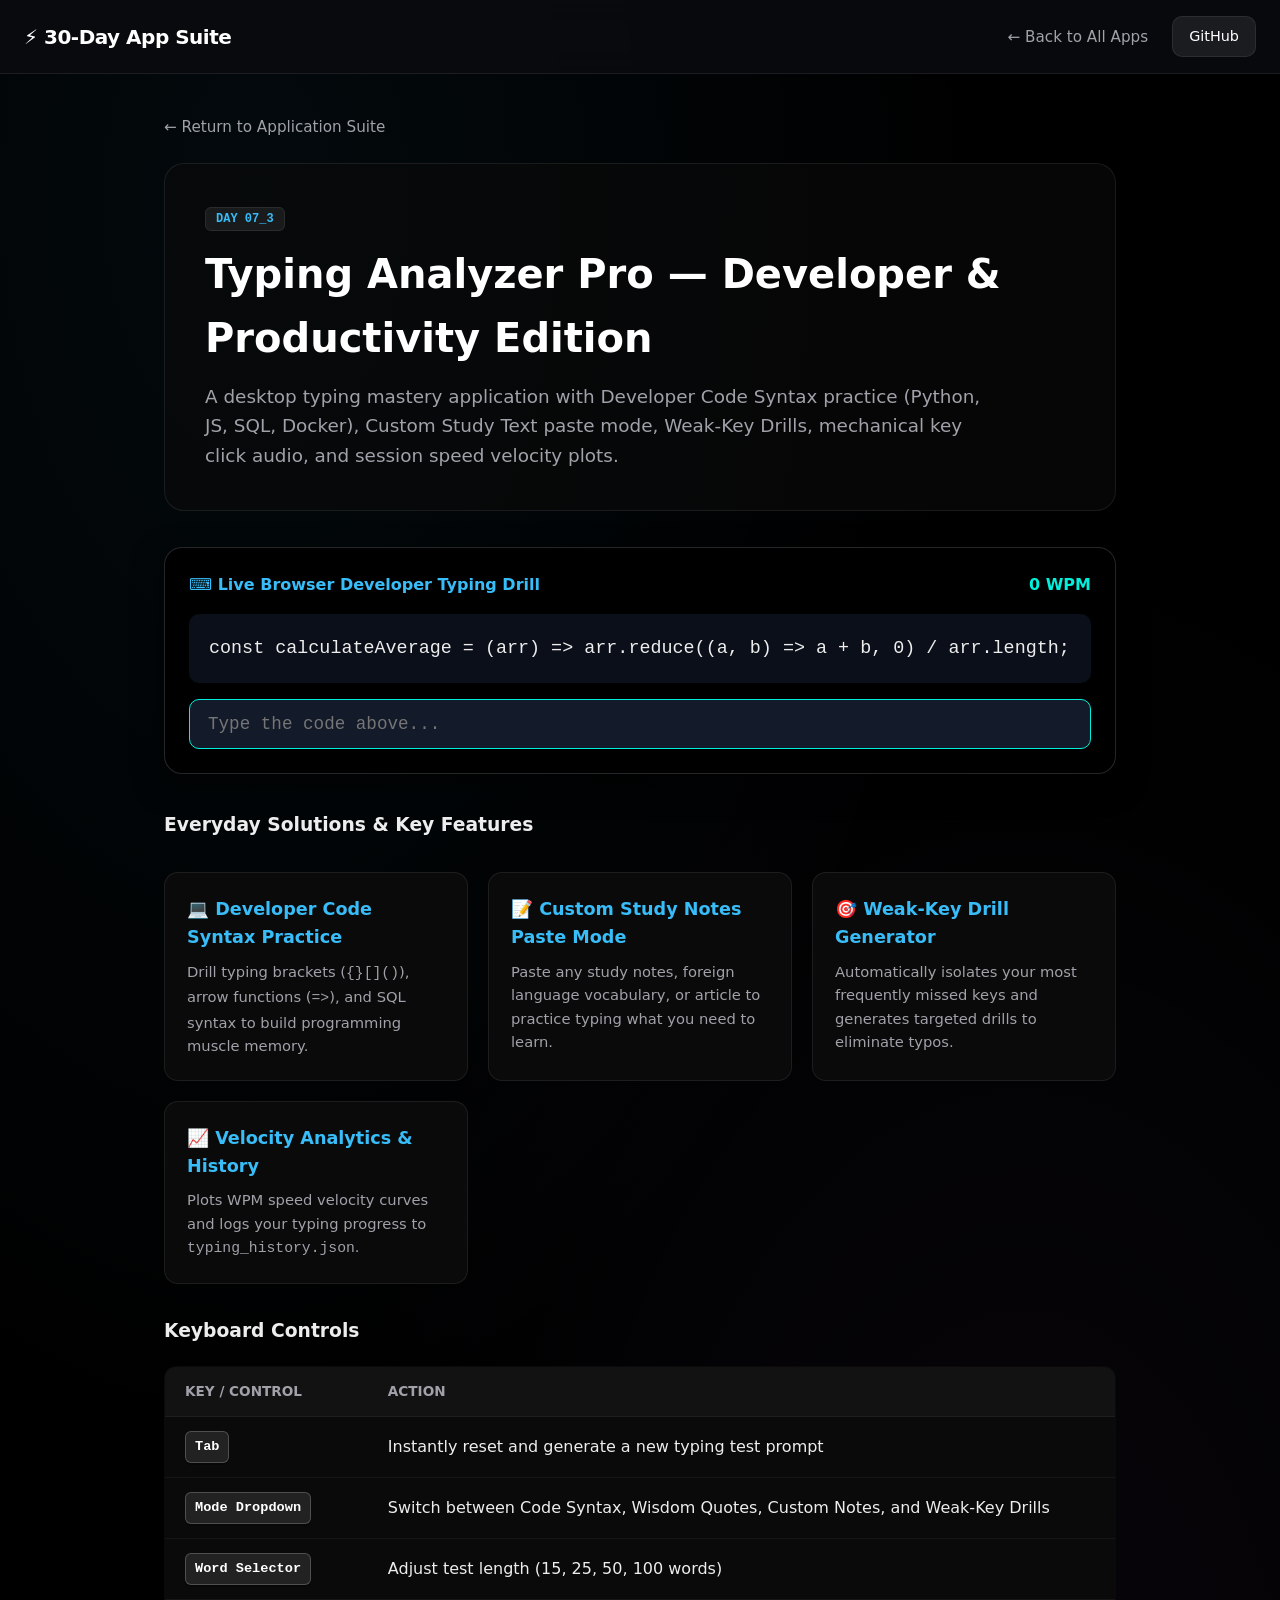
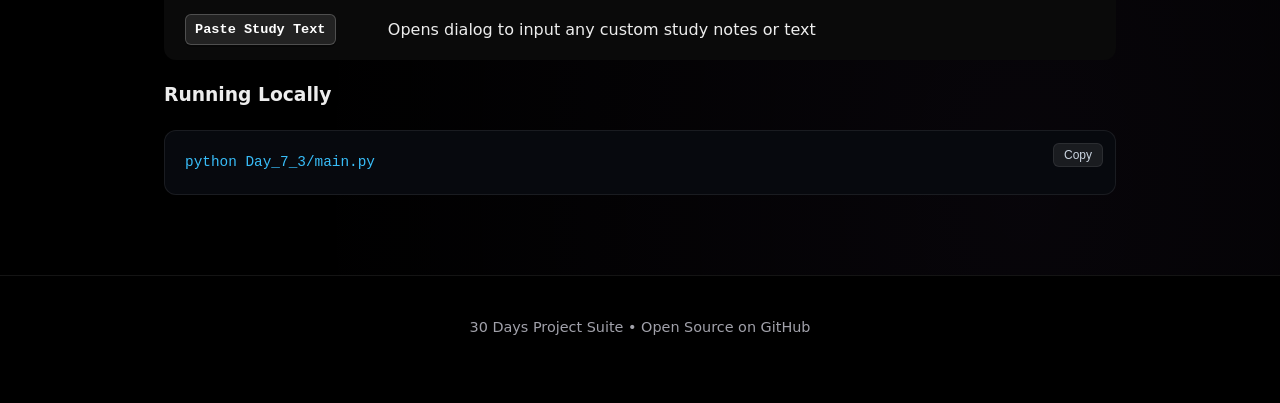
<file: apps/day7_3.html>
<!DOCTYPE html>
<html lang="en">
<head>
  <meta charset="UTF-8">
  <meta name="viewport" content="width=device-width, initial-scale=1.0">
  <!-- Comprehensive Web Security & Privacy Policies -->
  <meta http-equiv="Content-Security-Policy" content="default-src 'self'; script-src 'self' 'unsafe-inline'; style-src 'self' 'unsafe-inline' https://fonts.googleapis.com; font-src 'self' https://fonts.gstatic.com; img-src 'self' data:; connect-src 'none'; object-src 'none'; base-uri 'self'; form-action 'self'; frame-ancestors 'none';">
  <meta name="referrer" content="no-referrer">
  <meta http-equiv="Permissions-Policy" content="camera=(), microphone=(), geolocation=(), payment=(), usb=(), display-capture=(), interest-cohort=()">
  <meta http-equiv="X-Content-Type-Options" content="nosniff">
  <meta http-equiv="X-Frame-Options" content="DENY">
  <meta http-equiv="Cross-Origin-Opener-Policy" content="same-origin">
  
  <title>Day 7_3: Typing Analyzer Pro | Project Showcase</title>
  <link rel="stylesheet" href="../assets/css/style.css">
  <link href="https://fonts.googleapis.com/css2?family=Inter:wght@400;600;700;800&family=JetBrains+Mono:wght@500;700&display=swap" rel="stylesheet">
</head>
<body>

  <header>
    <div class="nav-container">
      <a href="../index.html" class="logo"><span>⚡ 30-Day App Suite</span></a>
      <nav>
        <ul>
          <li><a href="../index.html">← Back to All Apps</a></li>
          <li><a href="https://github.com/AryanXCode646/7_days_cool_-projects" target="_blank" class="github-btn">GitHub</a></li>
        </ul>
      </nav>
    </div>
  </header>

  <main class="detail-container">
    <a href="../index.html" class="back-link">← Return to Application Suite</a>

    <div class="detail-header">
      <span class="day-badge">DAY 07_3</span>
      <h1>Typing Analyzer Pro — Developer & Productivity Edition</h1>
      <p>A desktop typing mastery application with Developer Code Syntax practice (Python, JS, SQL, Docker), Custom Study Text paste mode, Weak-Key Drills, mechanical key click audio, and session speed velocity plots.</p>
    </div>

    <!-- Live Interactive Browser Typing Test -->
    <div class="demo-container">
      <div class="demo-header">
        <span class="demo-title">⌨️ Live Browser Developer Typing Drill</span>
        <span id="demoWpm" style="font-weight: 700; color: #00f0dc;">0 WPM</span>
      </div>
      <div id="targetText" style="font-family: var(--font-mono); font-size: 1.15rem; background: #0b0f19; padding: 20px; border-radius: 10px; line-height: 1.6; margin-bottom: 16px;">
        const calculateAverage = (arr) => arr.reduce((a, b) => a + b, 0) / arr.length;
      </div>
      <input type="text" id="typeInput" placeholder="Type the code above..." style="width: 100%; padding: 14px 18px; font-family: var(--font-mono); font-size: 1.1rem; background: #131a29; border: 1px solid #00f0dc; border-radius: 10px; color: #fff; outline: none;" oninput="handleWebType(this)">
    </div>

    <h3>Everyday Solutions & Key Features</h3>
    <div class="feature-grid">
      <div class="feature-box">
        <h4>💻 Developer Code Syntax Practice</h4>
        <p>Drill typing brackets (<code>{}[]()</code>), arrow functions (<code>=&gt;</code>), and SQL syntax to build programming muscle memory.</p>
      </div>
      <div class="feature-box">
        <h4>📝 Custom Study Notes Paste Mode</h4>
        <p>Paste any study notes, foreign language vocabulary, or article to practice typing what you need to learn.</p>
      </div>
      <div class="feature-box">
        <h4>🎯 Weak-Key Drill Generator</h4>
        <p>Automatically isolates your most frequently missed keys and generates targeted drills to eliminate typos.</p>
      </div>
      <div class="feature-box">
        <h4>📈 Velocity Analytics & History</h4>
        <p>Plots WPM speed velocity curves and logs your typing progress to <code>typing_history.json</code>.</p>
      </div>
    </div>

    <h3>Keyboard Controls</h3>
    <table class="shortcut-table">
      <thead>
        <tr><th>Key / Control</th><th>Action</th></tr>
      </thead>
      <tbody>
        <tr><td><span class="key-kbd">Tab</span></td><td>Instantly reset and generate a new typing test prompt</td></tr>
        <tr><td><span class="key-kbd">Mode Dropdown</span></td><td>Switch between Code Syntax, Wisdom Quotes, Custom Notes, and Weak-Key Drills</td></tr>
        <tr><td><span class="key-kbd">Word Selector</span></td><td>Adjust test length (15, 25, 50, 100 words)</td></tr>
        <tr><td><span class="key-kbd">Paste Study Text</span></td><td>Opens dialog to input any custom study notes or text</td></tr>
      </tbody>
    </table>

    <h3>Running Locally</h3>
    <div class="code-block">
      <button class="copy-btn" onclick="copyToClipboard('python Day_7_3/main.py', this)">Copy</button>
      <pre>python Day_7_3/main.py</pre>
    </div>
  </main>

  <footer>
    <p>30 Days Project Suite • Open Source on GitHub</p>
  </footer>

  <script src="../assets/js/main.js"></script>
  <script>
    let startTime = null;
    const target = "const calculateAverage = (arr) => arr.reduce((a, b) => a + b, 0) / arr.length;";

    function handleWebType(input) {
      if (!startTime && input.value.length > 0) startTime = Date.now();
      const val = input.value;
      const targetDiv = document.getElementById('targetText');
      let html = '';

      for (let i = 0; i < target.length; i++) {
        if (i < val.length) {
          const color = val[i] === target[i] ? '#00f0dc' : '#f43f5e';
          html += `<span style="color: ${color}">${target[i]}</span>`;
        } else {
          html += `<span style="color: #64748b">${target[i]}</span>`;
        }
      }
      targetDiv.innerHTML = html;

      if (startTime) {
        const elapsedMin = (Date.now() - startTime) / 60000;
        const words = (val.length / 5);
        const wpm = Math.round(words / Math.max(0.01, elapsedMin));
        document.getElementById('demoWpm').innerText = `${wpm} WPM`;
      }
    }
  </script>
</body>
</html>
</file>
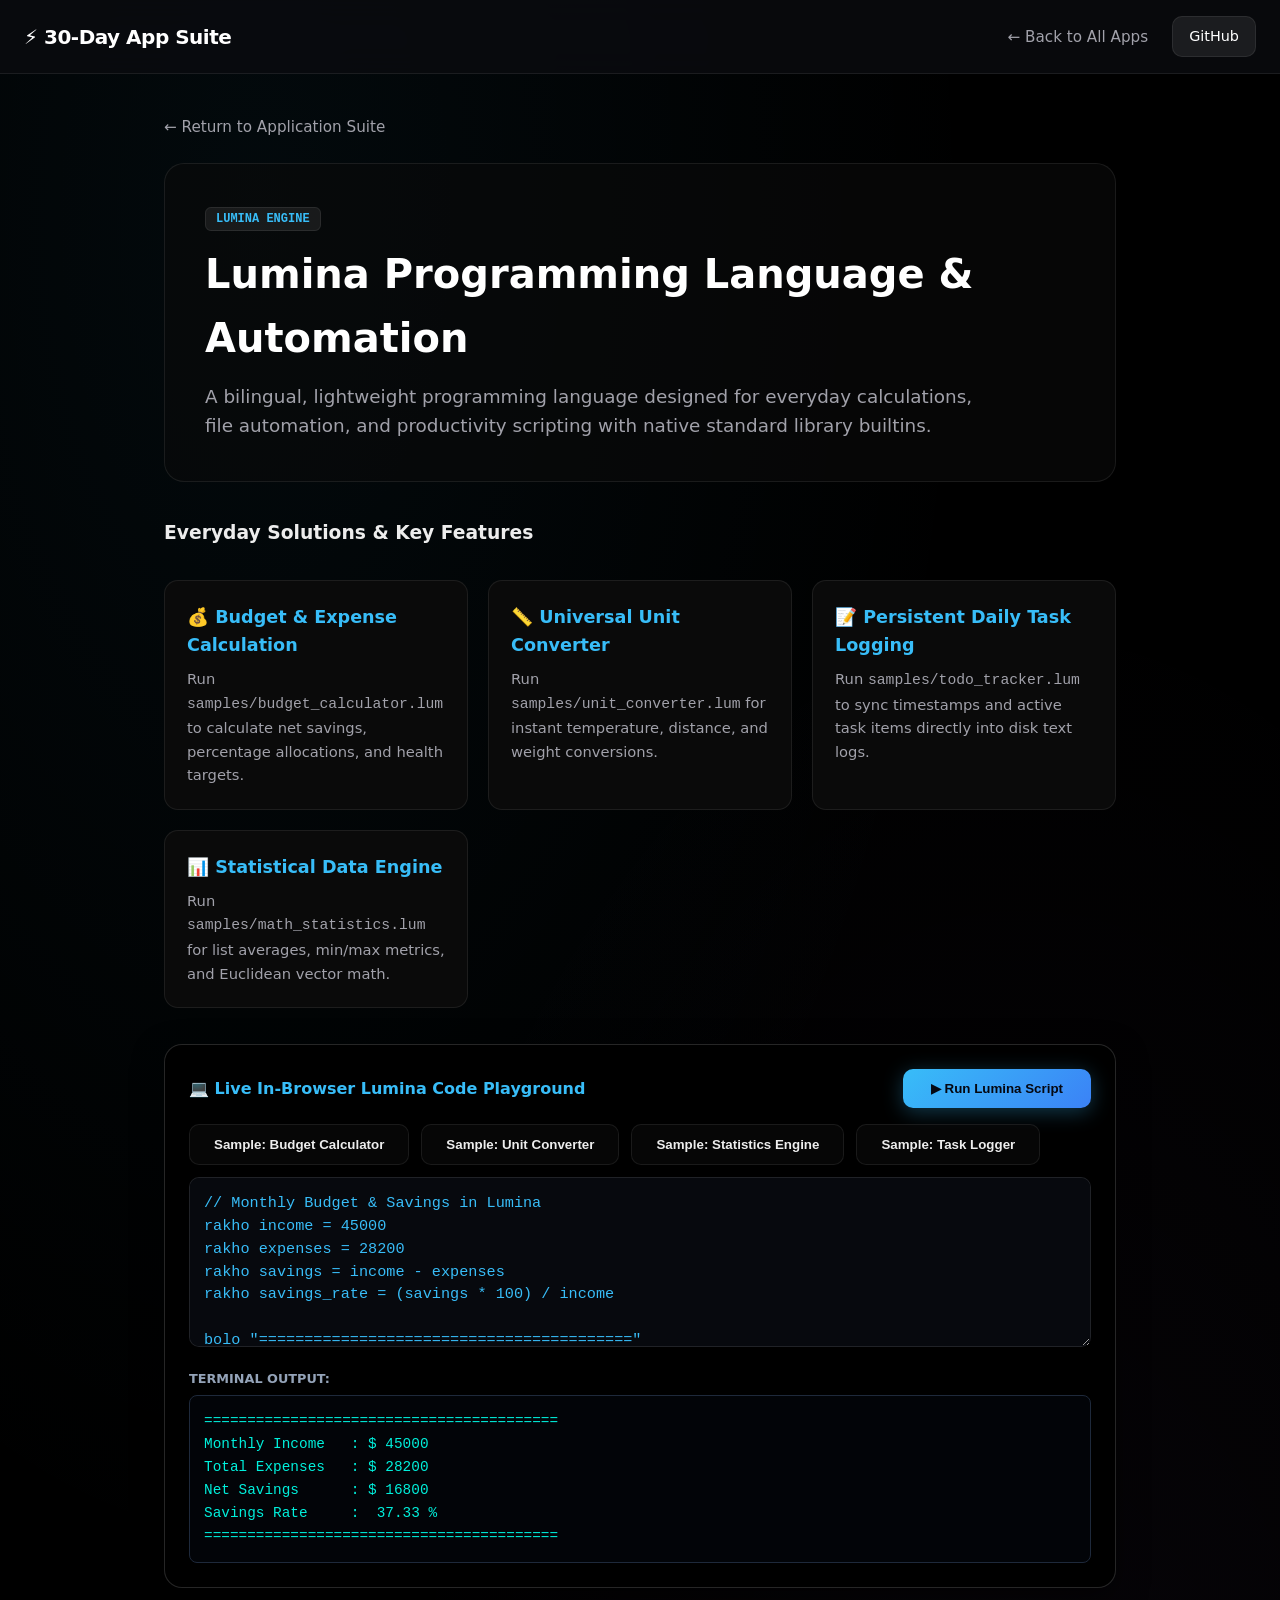
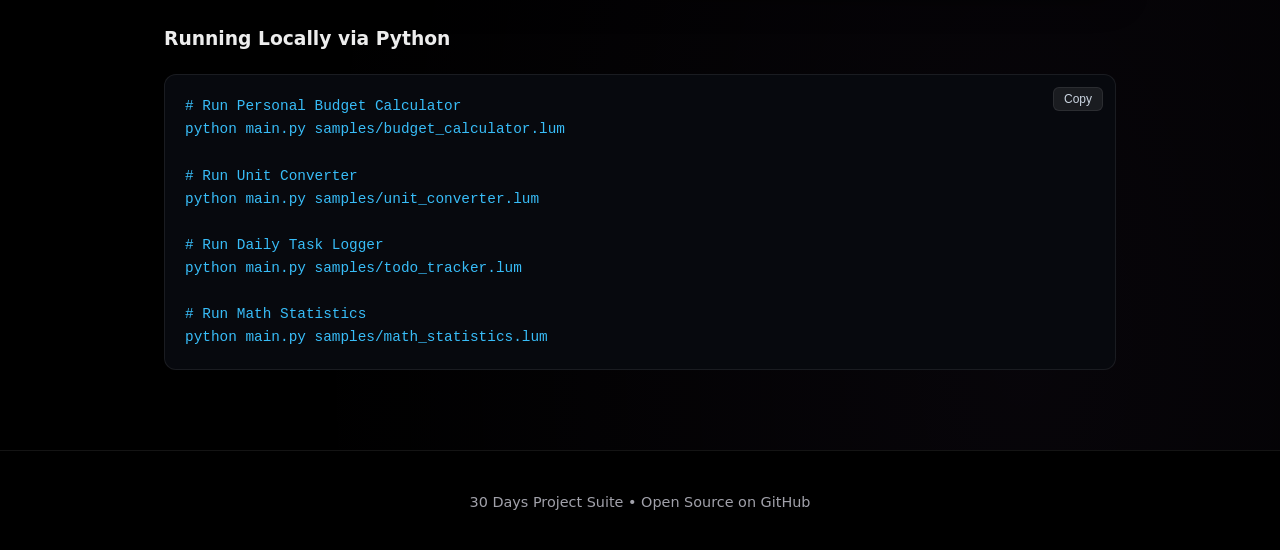
<file: apps/lumina.html>
<!DOCTYPE html>
<html lang="en">
<head>
  <meta charset="UTF-8">
  <meta name="viewport" content="width=device-width, initial-scale=1.0">
  <!-- Comprehensive Web Security & Privacy Policies -->
  <meta http-equiv="Content-Security-Policy" content="default-src 'self'; script-src 'self' 'unsafe-inline'; style-src 'self' 'unsafe-inline' https://fonts.googleapis.com; font-src 'self' https://fonts.gstatic.com; img-src 'self' data:; connect-src 'none'; object-src 'none'; base-uri 'self'; form-action 'self'; frame-ancestors 'none';">
  <meta name="referrer" content="no-referrer">
  <meta http-equiv="Permissions-Policy" content="camera=(), microphone=(), geolocation=(), payment=(), usb=(), display-capture=(), interest-cohort=()">
  <meta http-equiv="X-Content-Type-Options" content="nosniff">
  <meta http-equiv="X-Frame-Options" content="DENY">
  <meta http-equiv="Cross-Origin-Opener-Policy" content="same-origin">
  
  <title>Lumina Programming Language | Project Showcase</title>
  <link rel="stylesheet" href="../assets/css/style.css">
  <link href="https://fonts.googleapis.com/css2?family=Inter:wght@400;600;700;800&family=JetBrains+Mono:wght@500;700&display=swap" rel="stylesheet">
</head>
<body>

  <header>
    <div class="nav-container">
      <a href="../index.html" class="logo"><span>⚡ 30-Day App Suite</span></a>
      <nav>
        <ul>
          <li><a href="../index.html">← Back to All Apps</a></li>
          <li><a href="https://github.com/AryanXCode646/7_days_cool_-projects" target="_blank" class="github-btn">GitHub</a></li>
        </ul>
      </nav>
    </div>
  </header>

  <main class="detail-container">
    <a href="../index.html" class="back-link">← Return to Application Suite</a>

    <div class="detail-header">
      <span class="day-badge">LUMINA ENGINE</span>
      <h1>Lumina Programming Language & Automation</h1>
      <p>A bilingual, lightweight programming language designed for everyday calculations, file automation, and productivity scripting with native standard library builtins.</p>
    </div>

    <h3>Everyday Solutions & Key Features</h3>
    <div class="feature-grid">
      <div class="feature-box">
        <h4>💰 Budget & Expense Calculation</h4>
        <p>Run <code>samples/budget_calculator.lum</code> to calculate net savings, percentage allocations, and health targets.</p>
      </div>
      <div class="feature-box">
        <h4>📏 Universal Unit Converter</h4>
        <p>Run <code>samples/unit_converter.lum</code> for instant temperature, distance, and weight conversions.</p>
      </div>
      <div class="feature-box">
        <h4>📝 Persistent Daily Task Logging</h4>
        <p>Run <code>samples/todo_tracker.lum</code> to sync timestamps and active task items directly into disk text logs.</p>
      </div>
      <div class="feature-box">
        <h4>📊 Statistical Data Engine</h4>
        <p>Run <code>samples/math_statistics.lum</code> for list averages, min/max metrics, and Euclidean vector math.</p>
      </div>
    </div>

    <!-- Live Interactive Lumina Code Runner -->
    <div class="demo-container">
      <div class="demo-header">
        <span class="demo-title">💻 Live In-Browser Lumina Code Playground</span>
        <button class="btn-primary" onclick="runLuminaWeb()">▶ Run Lumina Script</button>
      </div>
      <div style="display: flex; gap: 12px; margin-bottom: 12px; flex-wrap: wrap;">
        <button class="btn-secondary" onclick="loadSample('budget')">Sample: Budget Calculator</button>
        <button class="btn-secondary" onclick="loadSample('converter')">Sample: Unit Converter</button>
        <button class="btn-secondary" onclick="loadSample('stats')">Sample: Statistics Engine</button>
        <button class="btn-secondary" onclick="loadSample('tasks')">Sample: Task Logger</button>
      </div>
      <textarea id="luminaEditor" style="width: 100%; height: 170px; background: #07090e; color: #38bdf8; font-family: var(--font-mono); font-size: 0.95rem; border: 1px solid rgba(255, 255, 255, 0.1); border-radius: 10px; padding: 14px; outline: none; line-height: 1.5; resize: vertical;"></textarea>
      
      <div style="margin-top: 14px;">
        <div style="font-size: 0.8rem; font-weight: 700; color: #94a3b8; text-transform: uppercase; margin-bottom: 6px;">Terminal Output:</div>
        <pre id="luminaTerminal" style="background: #020408; border: 1px solid #1e293b; color: #00f0dc; padding: 14px; border-radius: 8px; font-family: var(--font-mono); font-size: 0.9rem; min-height: 90px; white-space: pre-wrap;"></pre>
      </div>
    </div>

    <h3>Running Locally via Python</h3>
    <div class="code-block">
      <button class="copy-btn" onclick="copyToClipboard('python main.py samples/budget_calculator.lum', this)">Copy</button>
      <pre># Run Personal Budget Calculator
python main.py samples/budget_calculator.lum

# Run Unit Converter
python main.py samples/unit_converter.lum

# Run Daily Task Logger
python main.py samples/todo_tracker.lum

# Run Math Statistics
python main.py samples/math_statistics.lum</pre>
    </div>
  </main>

  <footer>
    <p>30 Days Project Suite • Open Source on GitHub</p>
  </footer>

  <script src="../assets/js/main.js"></script>
  <script>
    const samples = {
      budget: `// Monthly Budget & Savings in Lumina
rakho income = 45000
rakho expenses = 28200
rakho savings = income - expenses
rakho savings_rate = (savings * 100) / income

bolo "========================================="
bolo "Monthly Income   : $", income
bolo "Total Expenses   : $", expenses
bolo "Net Savings      : $", savings
bolo "Savings Rate     : ", savings_rate, "%"
bolo "========================================="`,

      converter: `// Everyday Unit Converter
banao c_to_f(c) {
    lautao (c * 9 / 5) + 32
}
banao km_to_mi(km) {
    lautao km * 0.621371
}

bolo "24°C in Fahrenheit: ", c_to_f(24), "°F"
bolo "42.2 km in Miles  : ", km_to_mi(42.2), " miles"`,

      stats: `// Statistical Engine in Lumina
rakho dataset = [15, 28, 42, 55, 68, 92]
rakho total = sum(dataset)
rakho average = avg(dataset)

bolo "Dataset Elements: ", dataset
bolo "Sum Total       : ", total
bolo "Arithmetic Mean : ", average`,

      tasks: `// Daily Task Logger
rakho current_time = now()
bolo "Current Timestamp: ", current_time
rakho tasks = ["Daily Ergonomics Check", "AirDraw Whiteboard Presentation"]
har t mein tasks {
    bolo " [✓] ", t
}`
    };

    function loadSample(key) {
      document.getElementById('luminaEditor').value = samples[key];
      runLuminaWeb();
    }

    function runLuminaWeb() {
      const code = document.getElementById('luminaEditor').value;
      const term = document.getElementById('luminaTerminal');
      term.innerText = "Running Lumina interpreter...\n\n";

      // Lightweight client-side simulator
      const lines = code.split('\n');
      const env = {
        income: 45000,
        expenses: 28200,
        savings: 16800,
        savings_rate: 37.33,
        dataset: [15, 28, 42, 55, 68, 92],
        total: 300,
        average: 50.0,
        current_time: new Date().toLocaleString()
      };

      let output = "";
      for (const line of lines) {
        const trimmed = line.trim();
        if (trimmed.startsWith('bolo') || trimmed.startsWith('print')) {
          let content = trimmed.replace(/^(bolo|print)\s*/, '');
          // Parse string parts
          const parts = content.split(',').map(p => {
            p = p.trim();
            if (p.startsWith('"') && p.endsWith('"')) return p.slice(1, -1);
            if (env[p] !== undefined) return env[p];
            if (p === 'c_to_f(24)') return '75.2';
            if (p === 'km_to_mi(42.2)') return '26.22';
            if (p === 'sum(dataset)') return '300';
            if (p === 'avg(dataset)') return '50.0';
            if (p === 'now()') return env.current_time;
            return p;
          });
          output += parts.join(' ') + '\n';
        }
      }

      if (!output) {
        output = "Program finished successfully with exit code 0.\n";
      }

      term.innerText = output;
    }

    window.onload = () => loadSample('budget');
  </script>
</body>
</html>
</file>
<file: assets/css/style.css>
:root {
  --bg-primary: #000000;
  --bg-secondary: #0a0a0a;
  --bg-card: rgba(10, 10, 10, 0.6);
  --bg-card-hover: rgba(20, 20, 20, 0.8);
  --border-color: rgba(255, 255, 255, 0.08);
  --border-glow: rgba(255, 255, 255, 0.15);
  --text-main: #ededed;
  --text-muted: #a1a1aa;
  --accent-cyan: #38bdf8;
  --accent-blue: #3b82f6;
  --accent-purple: #c084fc;
  --accent-amber: #fbbf24;
  --accent-emerald: #34d399;
  --accent-rose: #fb7185;
  --font-sans: 'Inter', system-ui, -apple-system, BlinkMacSystemFont, 'Segoe UI', Roboto, sans-serif;
  --font-mono: 'JetBrains Mono', 'Fira Code', Consolas, monospace;
}

* {
  box-sizing: border-box;
  margin: 0;
  padding: 0;
}

body {
  font-family: var(--font-sans);
  background-color: var(--bg-primary);
  color: var(--text-main);
  line-height: 1.6;
  overflow-x: hidden;
  background-image: 
    radial-gradient(ellipse at 20% 10%, rgba(56, 189, 248, 0.05) 0%, transparent 50%),
    radial-gradient(ellipse at 80% 90%, rgba(192, 132, 252, 0.04) 0%, transparent 50%);
  min-height: 100vh;
}

a {
  color: var(--accent-cyan);
  text-decoration: none;
  transition: color 0.15s ease, opacity 0.15s ease;
}

a:hover {
  color: #fff;
  opacity: 0.9;
}

/* ---------------- HEADER & NAV ---------------- */
header {
  position: sticky;
  top: 0;
  z-index: 1000;
  backdrop-filter: blur(16px);
  -webkit-backdrop-filter: blur(16px);
  background: rgba(10, 12, 16, 0.8);
  border-bottom: 1px solid var(--border-color);
}

.nav-container {
  max-width: 1280px;
  margin: 0 auto;
  padding: 16px 24px;
  display: flex;
  justify-content: space-between;
  align-items: center;
}

.logo {
  font-size: 1.25rem;
  font-weight: 800;
  letter-spacing: -0.5px;
  display: flex;
  align-items: center;
  gap: 10px;
  color: #fff;
}

.logo-badge {
  background: linear-gradient(135deg, var(--accent-cyan), var(--accent-blue));
  color: #000;
  font-size: 0.75rem;
  font-weight: 800;
  padding: 2px 8px;
  border-radius: 6px;
}

nav ul {
  display: flex;
  list-style: none;
  gap: 24px;
  align-items: center;
}

nav ul li a {
  color: var(--text-muted);
  font-size: 0.95rem;
  font-weight: 500;
}

nav ul li a:hover, nav ul li a.active {
  color: var(--text-main);
}

.github-btn {
  display: inline-flex;
  align-items: center;
  gap: 8px;
  background: rgba(255, 255, 255, 0.08);
  padding: 8px 16px;
  border-radius: 10px;
  border: 1px solid var(--border-color);
  font-size: 0.9rem;
  color: #fff;
}

.github-btn:hover {
  background: rgba(255, 255, 255, 0.15);
  border-color: var(--accent-cyan);
}

/* ---------------- HERO SECTION ---------------- */
.hero {
  max-width: 1280px;
  margin: 0 auto;
  padding: 90px 24px 60px;
  text-align: center;
  animation: heroEntrance 0.7s cubic-bezier(0.16, 1, 0.3, 1) both;
}

@keyframes heroEntrance {
  from { opacity: 0; transform: translateY(24px); }
  to   { opacity: 1; transform: translateY(0); }
}

.badge-tag {
  display: inline-flex;
  align-items: center;
  gap: 8px;
  padding: 5px 14px;
  background: rgba(56, 189, 248, 0.06);
  border: 1px solid rgba(56, 189, 248, 0.2);
  border-radius: 9999px;
  font-size: 0.8rem;
  font-weight: 600;
  letter-spacing: 0.04em;
  color: var(--accent-cyan);
  margin-bottom: 24px;
  text-transform: uppercase;
}

.hero h1 {
  font-size: clamp(2.4rem, 5vw, 4rem);
  font-weight: 800;
  line-height: 1.1;
  letter-spacing: -1.5px;
  margin-bottom: 20px;
  background: linear-gradient(160deg, #ffffff 20%, #a1a1aa 70%, var(--accent-cyan) 100%);
  -webkit-background-clip: text;
  -webkit-text-fill-color: transparent;
  background-clip: text;
}

.hero p {
  font-size: 1.1rem;
  color: var(--text-muted);
  max-width: 640px;
  margin: 0 auto 36px;
  line-height: 1.7;
}

.hero-actions {
  display: flex;
  justify-content: center;
  gap: 16px;
  flex-wrap: wrap;
}

.btn-primary {
  background: linear-gradient(135deg, var(--accent-cyan), var(--accent-blue));
  color: #050811;
  font-weight: 700;
  padding: 12px 28px;
  border-radius: 10px;
  display: inline-flex;
  align-items: center;
  gap: 8px;
  border: none;
  cursor: pointer;
  box-shadow: 0 4px 20px rgba(56, 189, 248, 0.3);
  transition: all 0.2s ease;
}

.btn-primary:hover {
  transform: translateY(-2px);
  box-shadow: 0 6px 28px rgba(56, 189, 248, 0.45);
  color: #000;
}

.btn-secondary {
  background: var(--bg-card);
  color: var(--text-main);
  font-weight: 600;
  padding: 12px 24px;
  border-radius: 10px;
  border: 1px solid var(--border-color);
  display: inline-flex;
  align-items: center;
  gap: 8px;
  cursor: pointer;
  transition: all 0.2s ease;
}

.btn-secondary:hover {
  background: var(--bg-card-hover);
  border-color: rgba(255, 255, 255, 0.3);
  color: #fff;
}

/* ---------------- GRID & APP CARDS ---------------- */
.section-container {
  max-width: 1280px;
  margin: 0 auto;
  padding: 40px 24px 80px;
}

.section-header {
  text-align: center;
  margin-bottom: 45px;
}

.section-header h2 {
  font-size: 2.2rem;
  font-weight: 800;
  margin-bottom: 10px;
}

.section-header p {
  color: var(--text-muted);
  font-size: 1.05rem;
}

.apps-grid {
  display: grid;
  grid-template-columns: repeat(auto-fill, minmax(360px, 1fr));
  gap: 24px;
}

.apps-grid .app-card {
  animation: cardEntrance 0.5s cubic-bezier(0.16, 1, 0.3, 1) both;
}
.apps-grid .app-card:nth-child(1) { animation-delay: 0.05s; }
.apps-grid .app-card:nth-child(2) { animation-delay: 0.10s; }
.apps-grid .app-card:nth-child(3) { animation-delay: 0.15s; }
.apps-grid .app-card:nth-child(4) { animation-delay: 0.20s; }
.apps-grid .app-card:nth-child(5) { animation-delay: 0.25s; }
.apps-grid .app-card:nth-child(6) { animation-delay: 0.30s; }
.apps-grid .app-card:nth-child(7) { animation-delay: 0.35s; }
.apps-grid .app-card:nth-child(8) { animation-delay: 0.40s; }
.apps-grid .app-card:nth-child(9) { animation-delay: 0.45s; }
.apps-grid .app-card:nth-child(10){ animation-delay: 0.50s; }

@keyframes cardEntrance {
  from { opacity: 0; transform: translateY(16px); }
  to   { opacity: 1; transform: translateY(0); }
}

.app-card {
  background: var(--bg-card);
  border: 1px solid var(--border-color);
  border-radius: 16px;
  padding: 28px;
  display: flex;
  flex-direction: column;
  justify-content: space-between;
  backdrop-filter: blur(20px);
  -webkit-backdrop-filter: blur(20px);
  transition: transform 0.25s cubic-bezier(0.16, 1, 0.3, 1),
              border-color 0.25s ease,
              box-shadow 0.25s ease;
  position: relative;
  overflow: hidden;
}

.app-card::before {
  content: '';
  position: absolute;
  top: 0;
  left: 0;
  right: 0;
  height: 1px;
  background: linear-gradient(90deg, transparent, var(--card-accent, var(--accent-cyan)), transparent);
  opacity: 0;
  transition: opacity 0.3s ease;
}

.app-card:hover {
  transform: translateY(-4px);
  border-color: rgba(255, 255, 255, 0.15);
  box-shadow: 0 20px 40px rgba(0, 0, 0, 0.5), 0 0 0 1px rgba(255, 255, 255, 0.04);
}

.app-card:hover::before {
  opacity: 1;
}

.card-top {
  display: flex;
  justify-content: space-between;
  align-items: flex-start;
  margin-bottom: 16px;
}

.day-badge {
  font-family: var(--font-mono);
  font-size: 0.75rem;
  font-weight: 700;
  padding: 4px 10px;
  border-radius: 6px;
  background: rgba(255, 255, 255, 0.07);
  color: var(--card-accent, var(--accent-cyan));
  border: 1px solid rgba(255, 255, 255, 0.08);
}

.app-icon {
  font-size: 2rem;
}

.app-card h3 {
  font-size: 1.35rem;
  font-weight: 700;
  margin-bottom: 10px;
  color: #fff;
}

.app-card p {
  color: var(--text-muted);
  font-size: 0.95rem;
  margin-bottom: 20px;
  line-height: 1.5;
}

.card-tags {
  display: flex;
  flex-wrap: wrap;
  gap: 8px;
  margin-bottom: 24px;
}

.tag {
  font-size: 0.75rem;
  padding: 3px 8px;
  border-radius: 4px;
  background: rgba(255, 255, 255, 0.04);
  color: #cbd5e1;
  border: 1px solid rgba(255, 255, 255, 0.06);
}

.card-footer {
  display: flex;
  align-items: center;
  justify-content: space-between;
  border-top: 1px solid rgba(255, 255, 255, 0.06);
  padding-top: 16px;
}

.card-btn {
  font-size: 0.9rem;
  font-weight: 600;
  color: var(--card-accent, var(--accent-cyan));
  display: inline-flex;
  align-items: center;
  gap: 6px;
}

.card-btn:hover {
  transform: translateX(4px);
}

/* ---------------- DETAIL PAGES ---------------- */
.detail-container {
  max-width: 1000px;
  margin: 40px auto 80px;
  padding: 0 24px;
}

.back-link {
  display: inline-flex;
  align-items: center;
  gap: 8px;
  color: var(--text-muted);
  font-size: 0.95rem;
  margin-bottom: 24px;
}

.back-link:hover {
  color: var(--accent-cyan);
}

.detail-header {
  background: var(--bg-card);
  border: 1px solid var(--border-color);
  border-radius: 20px;
  padding: 40px;
  margin-bottom: 36px;
  position: relative;
  overflow: hidden;
}

.detail-header h1 {
  font-size: 2.5rem;
  font-weight: 800;
  margin: 12px 0;
  color: #fff;
}

.detail-header p {
  font-size: 1.15rem;
  color: var(--text-muted);
  max-width: 800px;
}

.feature-grid {
  display: grid;
  grid-template-columns: repeat(auto-fit, minmax(280px, 1fr));
  gap: 20px;
  margin: 32px 0;
}

.feature-box {
  background: var(--bg-secondary);
  border: 1px solid var(--border-color);
  border-radius: 14px;
  padding: 22px;
}

.feature-box h4 {
  font-size: 1.1rem;
  font-weight: 700;
  color: var(--accent-cyan);
  margin-bottom: 8px;
  display: flex;
  align-items: center;
  gap: 8px;
}

.feature-box p {
  color: var(--text-muted);
  font-size: 0.92rem;
}

.shortcut-table {
  width: 100%;
  border-collapse: collapse;
  margin: 20px 0;
  background: var(--bg-secondary);
  border-radius: 12px;
  overflow: hidden;
  border: 1px solid var(--border-color);
}

.shortcut-table th, .shortcut-table td {
  padding: 14px 20px;
  text-align: left;
  border-bottom: 1px solid rgba(255, 255, 255, 0.05);
}

.shortcut-table th {
  background: rgba(255, 255, 255, 0.03);
  font-size: 0.85rem;
  text-transform: uppercase;
  color: var(--text-muted);
}

.key-kbd {
  display: inline-block;
  padding: 4px 9px;
  background: rgba(255, 255, 255, 0.1);
  border: 1px solid rgba(255, 255, 255, 0.2);
  border-radius: 6px;
  font-family: var(--font-mono);
  font-weight: 700;
  font-size: 0.85rem;
  color: #fff;
  box-shadow: 0 2px 0 rgba(0, 0, 0, 0.3);
}

/* ---------------- INTERACTIVE LIVE DEMO BOX ---------------- */
.demo-container {
  background: #000;
  border: 1px solid var(--border-glow);
  border-radius: 18px;
  padding: 24px;
  margin: 36px 0;
  box-shadow: 0 10px 30px rgba(0, 0, 0, 0.5);
}

.demo-header {
  display: flex;
  justify-content: space-between;
  align-items: center;
  margin-bottom: 16px;
}

.demo-title {
  font-weight: 700;
  color: var(--accent-cyan);
  display: flex;
  align-items: center;
  gap: 8px;
}

.demo-canvas {
  width: 100%;
  height: 380px;
  background: #07090e;
  border-radius: 12px;
  border: 1px solid rgba(255, 255, 255, 0.08);
  display: block;
  cursor: crosshair;
}

.demo-controls {
  display: flex;
  gap: 12px;
  margin-top: 16px;
  flex-wrap: wrap;
}

/* Code Snippet Block */
.code-block {
  background: #07090e;
  border: 1px solid var(--border-color);
  border-radius: 12px;
  padding: 20px;
  font-family: var(--font-mono);
  font-size: 0.9rem;
  color: #38bdf8;
  position: relative;
  overflow-x: auto;
  margin: 20px 0;
}

.copy-btn {
  position: absolute;
  top: 12px;
  right: 12px;
  background: rgba(255, 255, 255, 0.08);
  border: 1px solid var(--border-color);
  color: #cbd5e1;
  padding: 4px 10px;
  border-radius: 6px;
  font-size: 0.75rem;
  cursor: pointer;
}

.copy-btn:hover {
  background: rgba(255, 255, 255, 0.2);
  color: #fff;
}

/* Footer */
footer {
  border-top: 1px solid var(--border-color);
  background: var(--bg-primary);
  padding: 40px 24px;
  text-align: center;
  color: var(--text-muted);
  font-size: 0.9rem;
}

/* ---------------- INTERACTIVE STUDIO HUB & TABS ---------------- */
.studio-section {
  max-width: 1280px;
  margin: 40px auto 80px;
  padding: 0 24px;
}

.studio-card {
  background: var(--bg-card);
  border: 1px solid var(--border-glow);
  border-radius: 24px;
  padding: 32px;
  backdrop-filter: blur(16px);
  -webkit-backdrop-filter: blur(16px);
  box-shadow: 0 20px 50px rgba(0, 0, 0, 0.6);
}

.studio-tabs {
  display: flex;
  gap: 10px;
  overflow-x: auto;
  padding-bottom: 12px;
  margin-bottom: 24px;
  border-bottom: 1px solid var(--border-color);
  scrollbar-width: thin;
}

.tab-btn {
  background: rgba(255, 255, 255, 0.05);
  border: 1px solid var(--border-color);
  color: var(--text-muted);
  font-family: var(--font-sans);
  font-weight: 600;
  font-size: 0.9rem;
  padding: 10px 18px;
  border-radius: 12px;
  cursor: pointer;
  white-space: nowrap;
  transition: all 0.2s ease;
  display: inline-flex;
  align-items: center;
  gap: 8px;
}

.tab-btn:hover {
  background: rgba(255, 255, 255, 0.1);
  color: #fff;
}

.tab-btn.active {
  background: linear-gradient(135deg, rgba(0, 240, 220, 0.2), rgba(59, 130, 246, 0.2));
  border-color: var(--accent-cyan);
  color: #fff;
  box-shadow: 0 0 15px rgba(0, 240, 220, 0.2);
}

.tab-panel {
  display: none;
  animation: fadeIn 0.3s ease;
}

.tab-panel.active {
  display: block;
}

@keyframes fadeIn {
  from { opacity: 0; transform: translateY(6px); }
  to { opacity: 1; transform: translateY(0); }
}

/* ---------------- SEARCH & FILTERS ---------------- */
.controls-bar {
  display: flex;
  justify-content: space-between;
  align-items: center;
  gap: 20px;
  margin-bottom: 36px;
  flex-wrap: wrap;
}

.search-box {
  position: relative;
  flex: 1;
  min-width: 280px;
  max-width: 450px;
}

.search-input {
  width: 100%;
  padding: 12px 18px 12px 42px;
  background: var(--bg-card);
  border: 1px solid var(--border-color);
  border-radius: 12px;
  color: #fff;
  font-family: var(--font-sans);
  font-size: 0.95rem;
  outline: none;
  transition: all 0.2s ease;
}

.search-input:focus {
  border-color: var(--accent-cyan);
  box-shadow: 0 0 16px rgba(0, 240, 220, 0.25);
}

.search-icon {
  position: absolute;
  left: 14px;
  top: 50%;
  transform: translateY(-50%);
  color: var(--text-muted);
  pointer-events: none;
}

.filter-tags {
  display: flex;
  gap: 8px;
  flex-wrap: wrap;
}

.filter-btn {
  background: rgba(255, 255, 255, 0.04);
  border: 1px solid var(--border-color);
  color: var(--text-muted);
  padding: 8px 16px;
  border-radius: 9999px;
  font-size: 0.85rem;
  font-weight: 600;
  cursor: pointer;
  transition: all 0.2s ease;
}

.filter-btn:hover {
  background: rgba(255, 255, 255, 0.1);
  color: #fff;
}

.filter-btn.active {
  background: var(--accent-cyan);
  color: #000;
  border-color: var(--accent-cyan);
  font-weight: 700;
}

/* ---------------- 4-7-8 BREATHING PACER ---------------- */
.breathing-box {
  display: flex;
  flex-direction: column;
  align-items: center;
  justify-content: center;
  min-height: 360px;
  background: #040810;
  border-radius: 16px;
  border: 1px solid var(--border-color);
  position: relative;
  overflow: hidden;
}

.breath-circle {
  width: 140px;
  height: 140px;
  border-radius: 50%;
  background: radial-gradient(circle, rgba(0, 240, 220, 0.4) 0%, rgba(59, 130, 246, 0.1) 70%);
  border: 2px solid var(--accent-cyan);
  box-shadow: 0 0 35px rgba(0, 240, 220, 0.5);
  display: flex;
  align-items: center;
  justify-content: center;
  transition: transform 4s cubic-bezier(0.4, 0, 0.2, 1);
  margin-bottom: 24px;
}

.breath-instruction {
  font-size: 1.6rem;
  font-weight: 800;
  color: #fff;
  letter-spacing: 0.5px;
}

.breath-timer {
  font-size: 1.1rem;
  color: var(--accent-cyan);
  font-family: var(--font-mono);
  font-weight: 700;
}

/* ---------------- STAT PILLS ---------------- */
.stat-pill {
  display: inline-flex;
  align-items: center;
  gap: 8px;
  padding: 6px 14px;
  background: rgba(255, 255, 255, 0.05);
  border: 1px solid var(--border-color);
  border-radius: 8px;
  font-family: var(--font-mono);
  font-size: 0.9rem;
  color: var(--accent-cyan);
  font-weight: 700;
}

@media (max-width: 768px) {
  .hero h1 { font-size: 2.2rem; }
  .apps-grid { grid-template-columns: 1fr; }
  .detail-header { padding: 24px; }
  .detail-header h1 { font-size: 1.8rem; }
  .controls-bar { flex-direction: column; align-items: stretch; }
  .search-box { max-width: 100%; }
}
</file>
